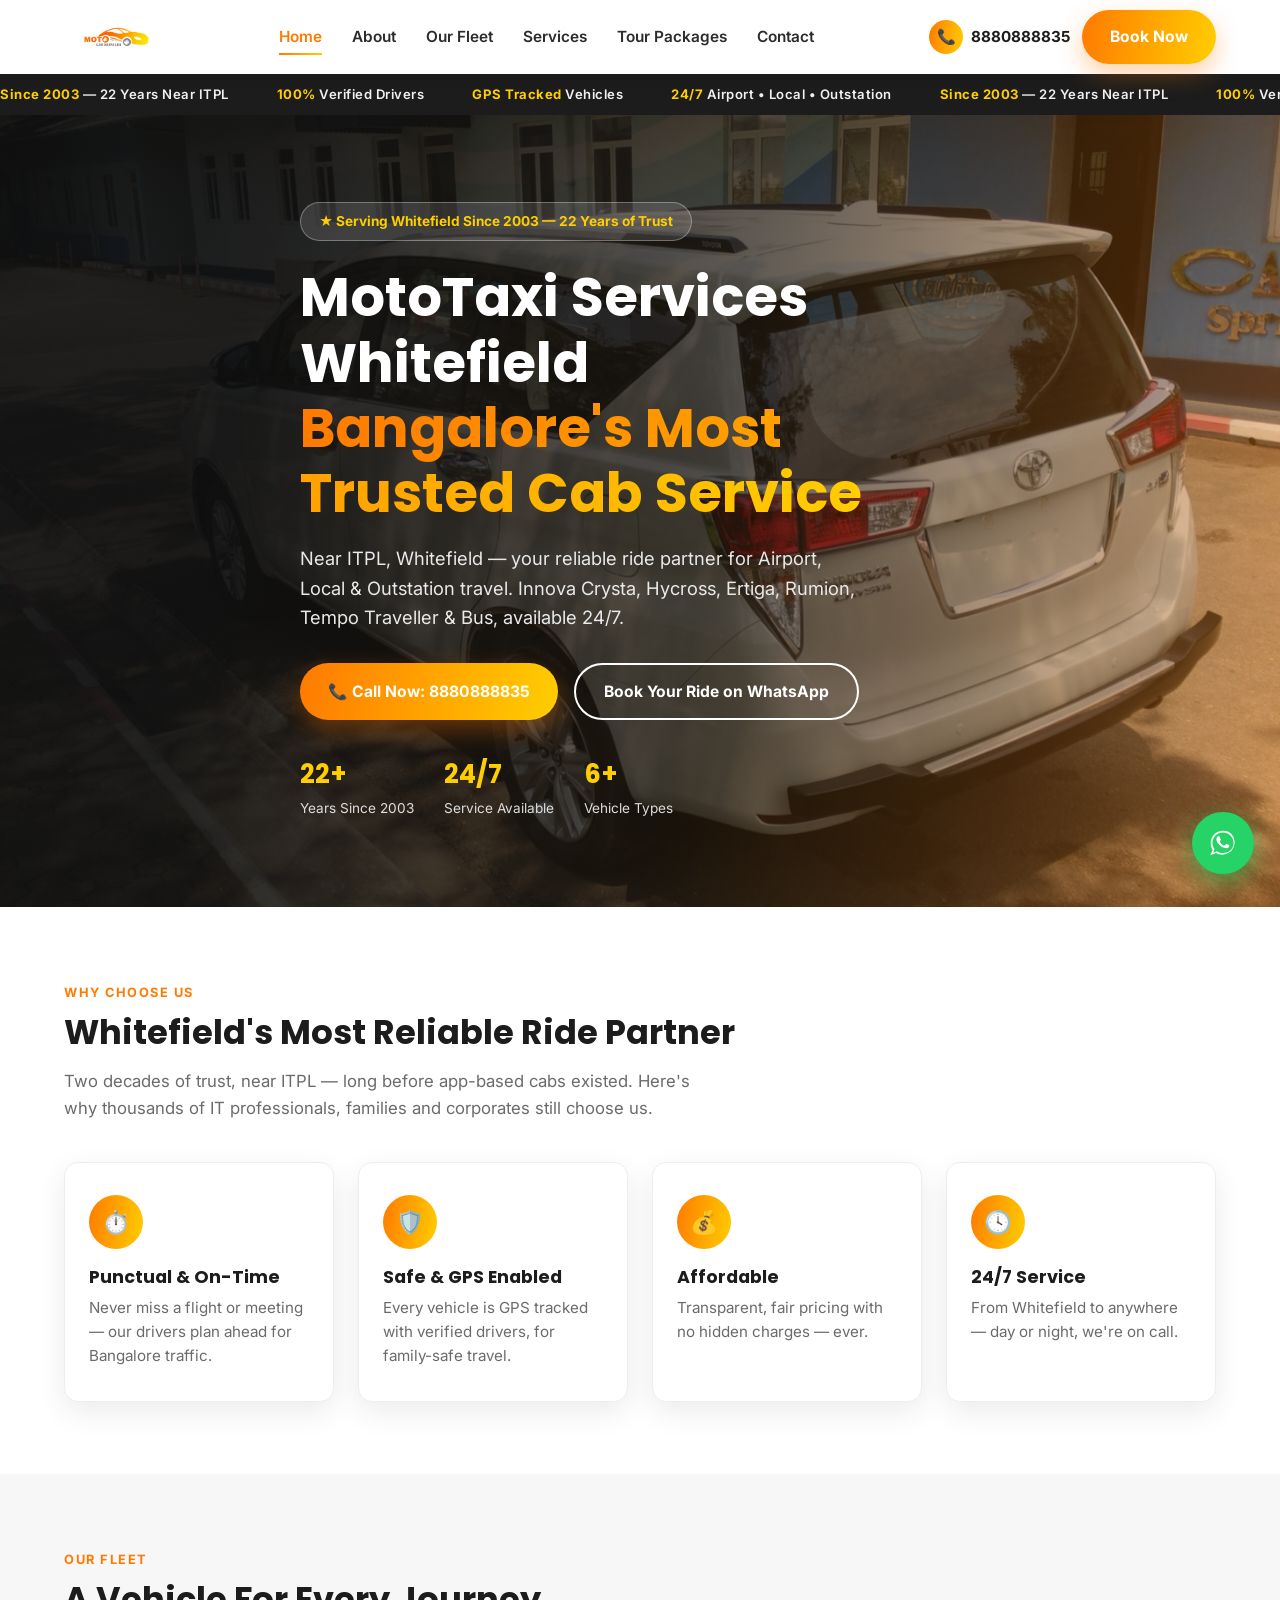
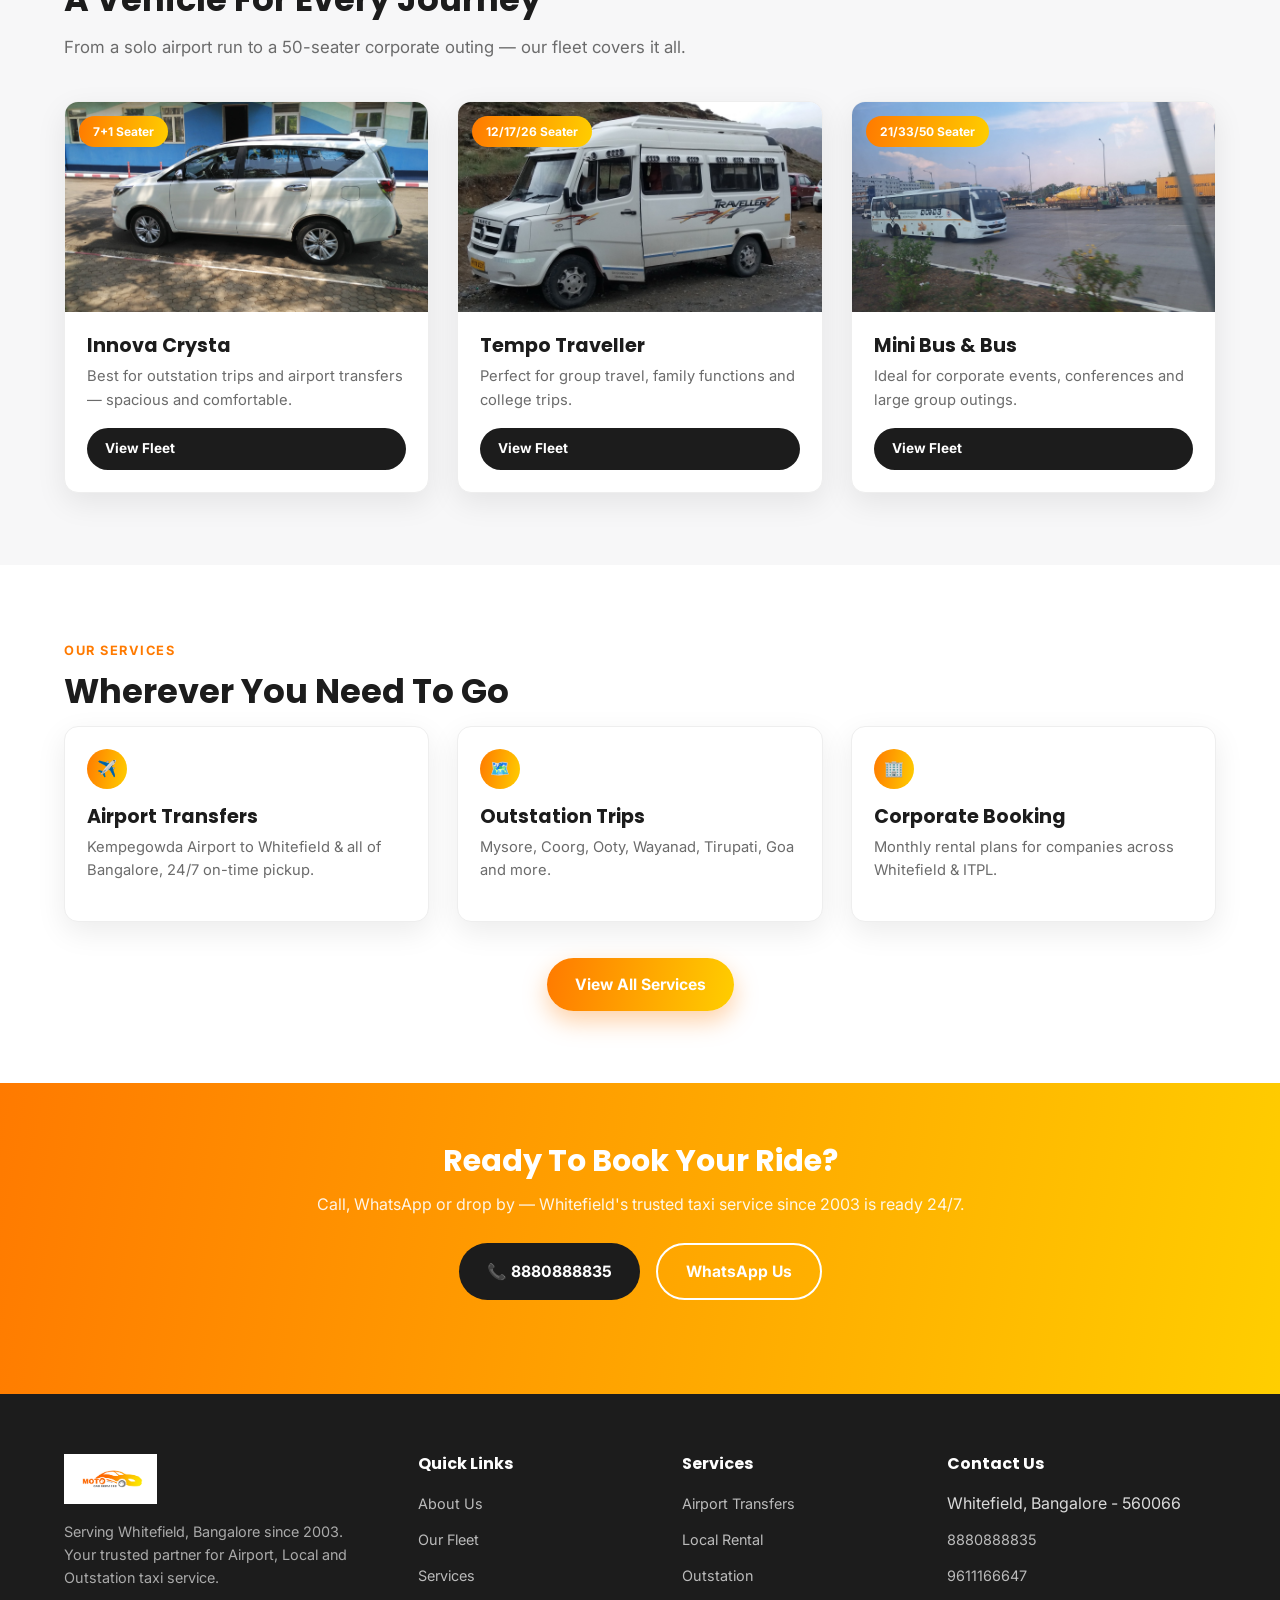
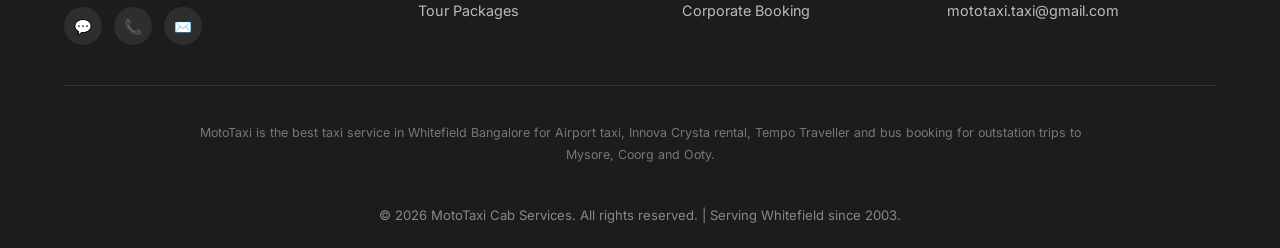
<file: index.html>
<!DOCTYPE html>
<html lang="en">
<head>
<meta charset="UTF-8">
<meta name="viewport" content="width=device-width, initial-scale=1.0">
<title>MotoTaxi Services Whitefield – Since 2003 | Bangalore's Trusted Cab Service</title>
<meta name="description" content="MotoTaxi Services, Whitefield near ITPL, Bangalore's most trusted taxi service since 2003. Airport, Local & Outstation cabs, Innova Crysta, Ertiga, Tempo Traveller, Bus. Call 8880888835.">
<link rel="icon" href="assets/images/logo.png">
<link rel="canonical" href="https://www.mototaxiservices.com/">
<meta property="og:type" content="website">
<meta property="og:site_name" content="MotoTaxi Cab Services">
<meta property="og:title" content="MotoTaxi Services Whitefield – Since 2003 | Bangalore's Trusted Cab Service">
<meta property="og:description" content="MotoTaxi Services, Whitefield near ITPL, Bangalore's most trusted taxi service since 2003. Airport, Local & Outstation cabs, Innova Crysta, Ertiga, Tempo Traveller, Bus. Call 8880888835.">
<meta property="og:url" content="https://www.mototaxiservices.com/">
<meta property="og:image" content="https://www.mototaxiservices.com/assets/images/logo.png">
<link rel="preconnect" href="https://fonts.googleapis.com">
<link href="https://fonts.googleapis.com/css2?family=Poppins:wght@600;700;800&family=Inter:wght@400;500;600;700&display=swap" rel="stylesheet">
<link rel="stylesheet" href="assets/css/style.css">
</head>
<body>

<header class="site-header">
  <div class="header-inner">
    <a href="index.html" class="brand"><img src="assets/images/logo.png" alt="MotoTaxi Cab Services logo"></a>
    <nav class="main-nav">
      <a href="index.html">Home</a>
      <a href="about.html">About</a>
      <a href="fleet.html">Our Fleet</a>
      <a href="services.html">Services</a>
      <a href="packages.html">Tour Packages</a>
      <a href="contact.html">Contact</a>
    </nav>
    <div class="header-cta">
      <a href="tel:8880888835" class="header-call">
        <span class="icon-circle">📞</span>
        <span class="call-label">8880888835</span>
      </a>
      <a href="tel:8880888835" class="btn btn-primary">Book Now</a>
    </div>
    <button class="nav-toggle" aria-label="Toggle menu"><span></span><span></span><span></span></button>
  </div>
</header>

<div class="trust-ribbon">
  <div class="trust-ribbon-track">
    <span><b>Since 2003</b> — 22 Years Near ITPL</span>
    <span><b>100%</b> Verified Drivers</span>
    <span><b>GPS Tracked</b> Vehicles</span>
    <span><b>24/7</b> Airport • Local • Outstation</span>
    <span><b>Since 2003</b> — 22 Years Near ITPL</span>
    <span><b>100%</b> Verified Drivers</span>
    <span><b>GPS Tracked</b> Vehicles</span>
    <span><b>24/7</b> Airport • Local • Outstation</span>
  </div>
</div>

<section class="hero" style="background-image: url('assets/images/hero/hero-car.jpg');">
  <div class="container hero-content">
    <div class="hero-badge">★ Serving Whitefield Since 2003 — 22 Years of Trust</div>
    <h1>MotoTaxi Services Whitefield<br><span class="gradient-text">Bangalore's Most Trusted Cab Service</span></h1>
    <p>Near ITPL, Whitefield — your reliable ride partner for Airport, Local & Outstation travel. Innova Crysta, Hycross, Ertiga, Rumion, Tempo Traveller & Bus, available 24/7.</p>
    <div class="hero-actions">
      <a href="tel:8880888835" class="btn btn-primary">📞 Call Now: 8880888835</a>
      <a href="https://wa.me/918880888835?text=Hi%2C%20I%20want%20to%20book%20a%20cab" target="_blank" rel="noopener" class="btn btn-outline">Book Your Ride on WhatsApp</a>
    </div>
    <div class="hero-numbers">
      <div><strong>22+</strong><span>Years Since 2003</span></div>
      <div><strong>24/7</strong><span>Service Available</span></div>
      <div><strong>6+</strong><span>Vehicle Types</span></div>
    </div>
  </div>
</section>

<section class="section">
  <div class="container">
    <span class="section-tag">Why Choose Us</span>
    <h2 class="section-title">Whitefield's Most Reliable Ride Partner</h2>
    <p class="section-sub">Two decades of trust, near ITPL — long before app-based cabs existed. Here's why thousands of IT professionals, families and corporates still choose us.</p>
    <div class="why-grid">
      <div class="why-card">
        <span class="icon-circle">⏱️</span>
        <h3>Punctual & On-Time</h3>
        <p>Never miss a flight or meeting — our drivers plan ahead for Bangalore traffic.</p>
      </div>
      <div class="why-card">
        <span class="icon-circle">🛡️</span>
        <h3>Safe & GPS Enabled</h3>
        <p>Every vehicle is GPS tracked with verified drivers, for family-safe travel.</p>
      </div>
      <div class="why-card">
        <span class="icon-circle">💰</span>
        <h3>Affordable</h3>
        <p>Transparent, fair pricing with no hidden charges — ever.</p>
      </div>
      <div class="why-card">
        <span class="icon-circle">🕓</span>
        <h3>24/7 Service</h3>
        <p>From Whitefield to anywhere — day or night, we're on call.</p>
      </div>
    </div>
  </div>
</section>

<section class="section section-alt">
  <div class="container">
    <span class="section-tag">Our Fleet</span>
    <h2 class="section-title">A Vehicle For Every Journey</h2>
    <p class="section-sub">From a solo airport run to a 50-seater corporate outing — our fleet covers it all.</p>
    <div class="card-grid">
      <div class="card">
        <div class="card-img"><span class="card-tag">7+1 Seater</span><img src="assets/images/fleet/innova-crysta.jpg" alt="Toyota Innova Crysta cab in Bangalore"></div>
        <div class="card-body">
          <h3>Innova Crysta</h3>
          <p>Best for outstation trips and airport transfers — spacious and comfortable.</p>
          <div class="card-footer"><a href="fleet.html" class="btn btn-dark">View Fleet</a></div>
        </div>
      </div>
      <div class="card">
        <div class="card-img"><span class="card-tag">12/17/26 Seater</span><img src="assets/images/fleet/tempo-traveller.jpg" alt="Tempo Traveller for group travel"></div>
        <div class="card-body">
          <h3>Tempo Traveller</h3>
          <p>Perfect for group travel, family functions and college trips.</p>
          <div class="card-footer"><a href="fleet.html" class="btn btn-dark">View Fleet</a></div>
        </div>
      </div>
      <div class="card">
        <div class="card-img"><span class="card-tag">21/33/50 Seater</span><img src="assets/images/fleet/bus.jpg" alt="Bus for corporate travel"></div>
        <div class="card-body">
          <h3>Mini Bus & Bus</h3>
          <p>Ideal for corporate events, conferences and large group outings.</p>
          <div class="card-footer"><a href="fleet.html" class="btn btn-dark">View Fleet</a></div>
        </div>
      </div>
    </div>
  </div>
</section>

<section class="section">
  <div class="container">
    <span class="section-tag">Our Services</span>
    <h2 class="section-title">Wherever You Need To Go</h2>
    <div class="card-grid">
      <div class="card">
        <div class="card-body">
          <span class="icon-circle" style="margin-bottom:16px;">✈️</span>
          <h3>Airport Transfers</h3>
          <p>Kempegowda Airport to Whitefield & all of Bangalore, 24/7 on-time pickup.</p>
        </div>
      </div>
      <div class="card">
        <div class="card-body">
          <span class="icon-circle" style="margin-bottom:16px;">🗺️</span>
          <h3>Outstation Trips</h3>
          <p>Mysore, Coorg, Ooty, Wayanad, Tirupati, Goa and more.</p>
        </div>
      </div>
      <div class="card">
        <div class="card-body">
          <span class="icon-circle" style="margin-bottom:16px;">🏢</span>
          <h3>Corporate Booking</h3>
          <p>Monthly rental plans for companies across Whitefield & ITPL.</p>
        </div>
      </div>
    </div>
    <div style="text-align:center; margin-top:36px;"><a href="services.html" class="btn btn-primary">View All Services</a></div>
  </div>
</section>

<section class="cta-band">
  <div class="container">
    <h2>Ready To Book Your Ride?</h2>
    <p>Call, WhatsApp or drop by — Whitefield's trusted taxi service since 2003 is ready 24/7.</p>
    <div class="hero-actions" style="justify-content:center;">
      <a href="tel:8880888835" class="btn btn-dark">📞 8880888835</a>
      <a href="https://wa.me/918880888835" target="_blank" rel="noopener" class="btn btn-outline">WhatsApp Us</a>
    </div>
  </div>
</section>

<footer class="site-footer">
  <div class="container">
    <div class="footer-grid">
      <div class="footer-brand">
        <img src="assets/images/logo.png" alt="MotoTaxi Cab Services logo">
        <p>Serving Whitefield, Bangalore since 2003. Your trusted partner for Airport, Local and Outstation taxi service.</p>
        <div class="footer-social">
          <a href="https://wa.me/918880888835" target="_blank" rel="noopener" aria-label="WhatsApp">💬</a>
          <a href="tel:8880888835" aria-label="Call">📞</a>
          <a href="mailto:mototaxi.taxi@gmail.com" aria-label="Email">✉️</a>
        </div>
      </div>
      <div>
        <h4>Quick Links</h4>
        <ul>
          <li><a href="about.html">About Us</a></li>
          <li><a href="fleet.html">Our Fleet</a></li>
          <li><a href="services.html">Services</a></li>
          <li><a href="packages.html">Tour Packages</a></li>
        </ul>
      </div>
      <div>
        <h4>Services</h4>
        <ul>
          <li><a href="services.html">Airport Transfers</a></li>
          <li><a href="services.html">Local Rental</a></li>
          <li><a href="services.html">Outstation</a></li>
          <li><a href="services.html">Corporate Booking</a></li>
        </ul>
      </div>
      <div>
        <h4>Contact Us</h4>
        <ul>
          <li>Whitefield, Bangalore - 560066</li>
          <li><a href="tel:8880888835">8880888835</a></li>
          <li><a href="tel:9611166647">9611166647</a></li>
          <li><a href="mailto:mototaxi.taxi@gmail.com">mototaxi.taxi@gmail.com</a></li>
        </ul>
      </div>
    </div>
    <p class="footer-seo" style="margin-top:36px;">MotoTaxi is the best taxi service in Whitefield Bangalore for Airport taxi, Innova Crysta rental, Tempo Traveller and bus booking for outstation trips to Mysore, Coorg and Ooty.</p>
    <div class="footer-bottom">© 2026 MotoTaxi Cab Services. All rights reserved. | Serving Whitefield since 2003.</div>
  </div>
</footer>

<a href="https://wa.me/918880888835?text=Hi%2C%20I%20want%20to%20book%20a%20cab" target="_blank" rel="noopener" class="whatsapp-float" aria-label="Chat on WhatsApp">
  <svg viewBox="0 0 32 32" fill="white"><path d="M16 2.9C8.7 2.9 2.9 8.7 2.9 16c0 2.6.7 5 2 7.1L2.5 29l6.1-2.3c2 1.1 4.3 1.7 6.7 1.7 7.3 0 13.1-5.8 13.1-13.1S23.3 2.9 16 2.9zm0 23.8c-2.2 0-4.3-.6-6.1-1.7l-.4-.2-4 1.5 1.4-4-.3-.4C5.3 20.1 4.7 18 4.7 16c0-6.2 5.1-11.3 11.3-11.3S27.3 9.8 27.3 16 22.2 26.7 16 26.7zm6.2-8.5c-.3-.2-2-1-2.3-1.1-.3-.1-.5-.2-.8.2-.2.3-.9 1.1-1.1 1.3-.2.2-.4.2-.8.1-.3-.2-1.4-.5-2.7-1.7-1-.9-1.7-2-1.9-2.3-.2-.3 0-.5.2-.7.2-.2.3-.4.5-.6.2-.2.2-.4.3-.6.1-.2.1-.5 0-.7-.1-.2-.8-1.9-1.1-2.6-.3-.7-.6-.6-.8-.6h-.7c-.2 0-.6.1-.9.4-.3.3-1.2 1.1-1.2 2.8s1.2 3.3 1.4 3.5c.2.2 2.4 3.7 5.9 5.1.8.3 1.4.5 1.9.7.8.2 1.6.2 2.1.1.7-.1 2-.8 2.3-1.6.3-.8.3-1.5.2-1.6-.1-.2-.3-.2-.6-.4z"/></svg>
</a>

<div class="mobile-call-bar">
  <a href="tel:8880888835" class="call">📞 Call Now</a>
  <a href="https://wa.me/918880888835" class="whatsapp">💬 WhatsApp</a>
</div>

<script src="assets/js/script.js"></script>
</body>
</html>
</file>
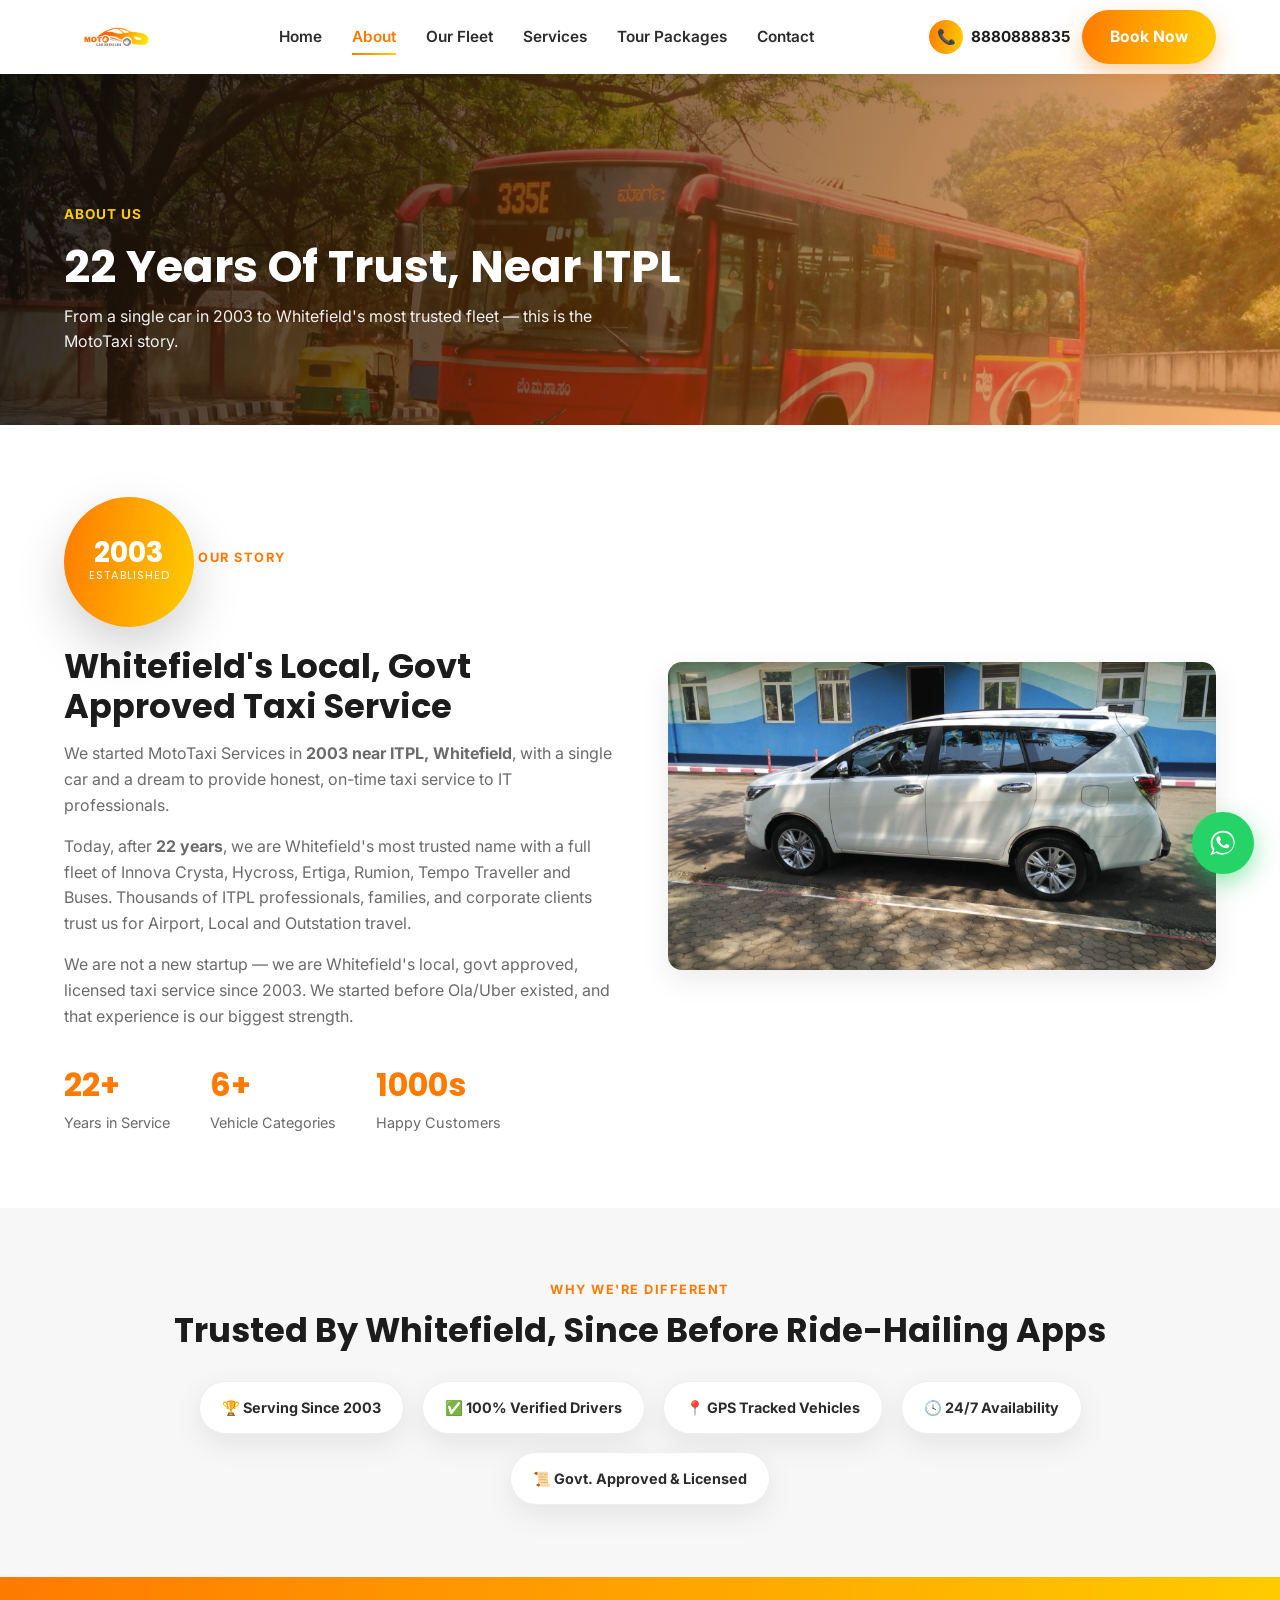
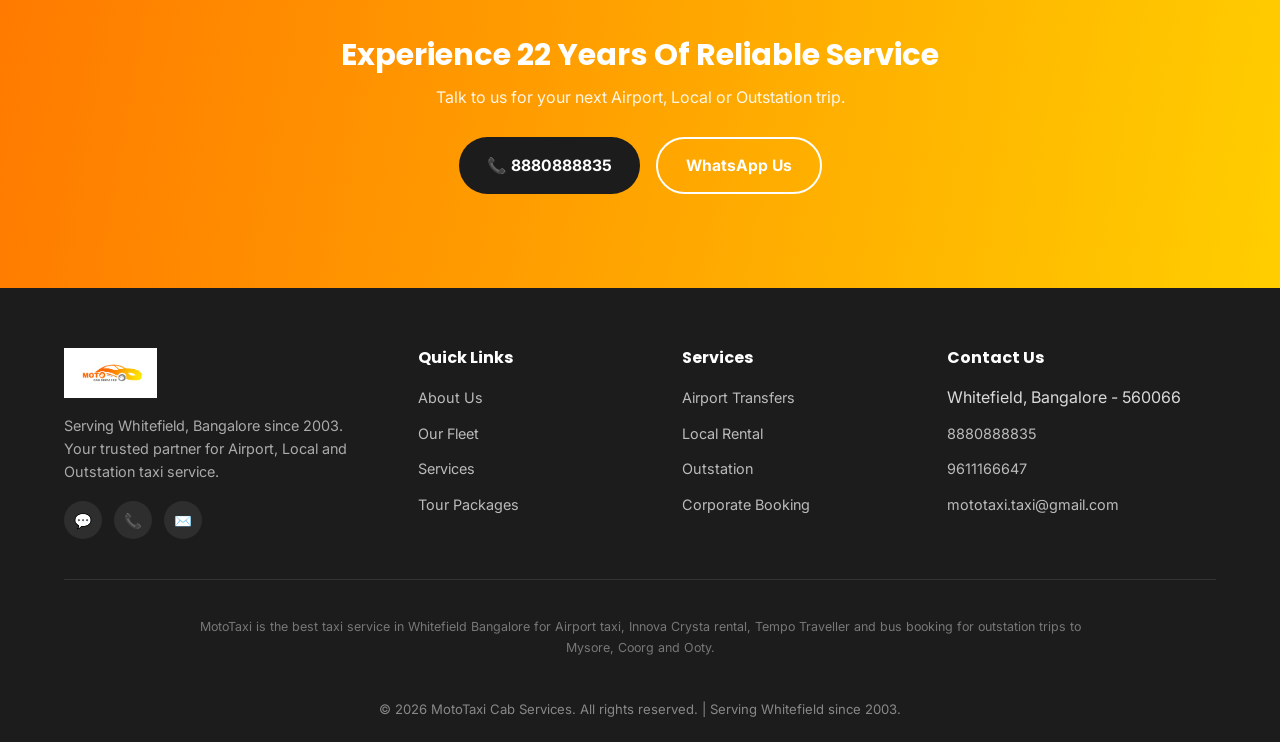
<file: about.html>
<!DOCTYPE html>
<html lang="en">
<head>
<meta charset="UTF-8">
<meta name="viewport" content="width=device-width, initial-scale=1.0">
<title>About Us – MotoTaxi Services Whitefield Since 2003</title>
<meta name="description" content="MotoTaxi Services started in 2003 near ITPL, Whitefield with a single car. Today we are Whitefield's most trusted taxi service with a full fleet, serving Bangalore for 22 years.">
<link rel="icon" href="assets/images/logo.png">
<link rel="canonical" href="https://www.mototaxiservices.com/about.html">
<meta property="og:type" content="website">
<meta property="og:site_name" content="MotoTaxi Cab Services">
<meta property="og:title" content="About Us – MotoTaxi Services Whitefield Since 2003">
<meta property="og:description" content="MotoTaxi Services started in 2003 near ITPL, Whitefield with a single car. Today we are Whitefield's most trusted taxi service with a full fleet, serving Bangalore for 22 years.">
<meta property="og:url" content="https://www.mototaxiservices.com/about.html">
<meta property="og:image" content="https://www.mototaxiservices.com/assets/images/logo.png">
<link rel="preconnect" href="https://fonts.googleapis.com">
<link href="https://fonts.googleapis.com/css2?family=Poppins:wght@600;700;800&family=Inter:wght@400;500;600;700&display=swap" rel="stylesheet">
<link rel="stylesheet" href="assets/css/style.css">
</head>
<body>

<header class="site-header">
  <div class="header-inner">
    <a href="index.html" class="brand"><img src="assets/images/logo.png" alt="MotoTaxi Cab Services logo"></a>
    <nav class="main-nav">
      <a href="index.html">Home</a>
      <a href="about.html">About</a>
      <a href="fleet.html">Our Fleet</a>
      <a href="services.html">Services</a>
      <a href="packages.html">Tour Packages</a>
      <a href="contact.html">Contact</a>
    </nav>
    <div class="header-cta">
      <a href="tel:8880888835" class="header-call">
        <span class="icon-circle">📞</span>
        <span class="call-label">8880888835</span>
      </a>
      <a href="tel:8880888835" class="btn btn-primary">Book Now</a>
    </div>
    <button class="nav-toggle" aria-label="Toggle menu"><span></span><span></span><span></span></button>
  </div>
</header>

<section class="page-hero" style="background-image:url('assets/images/hero/about-bangalore.jpg');">
  <div class="container">
    <div class="breadcrumb">About Us</div>
    <h1>22 Years Of Trust, Near ITPL</h1>
    <p>From a single car in 2003 to Whitefield's most trusted fleet — this is the MotoTaxi story.</p>
  </div>
</section>

<section class="section">
  <div class="container split">
    <div>
      <div class="since-badge"><strong>2003</strong><span>Established</span></div>
      <span class="section-tag">Our Story</span>
      <h2 class="section-title">Whitefield's Local, Govt Approved Taxi Service</h2>
      <p style="margin-bottom:16px; color: var(--gray);">We started MotoTaxi Services in <strong>2003 near ITPL, Whitefield</strong>, with a single car and a dream to provide honest, on-time taxi service to IT professionals.</p>
      <p style="margin-bottom:16px; color: var(--gray);">Today, after <strong>22 years</strong>, we are Whitefield's most trusted name with a full fleet of Innova Crysta, Hycross, Ertiga, Rumion, Tempo Traveller and Buses. Thousands of ITPL professionals, families, and corporate clients trust us for Airport, Local and Outstation travel.</p>
      <p style="color: var(--gray);">We are not a new startup — we are Whitefield's local, govt approved, licensed taxi service since 2003. We started before Ola/Uber existed, and that experience is our biggest strength.</p>
      <div class="stat-row">
        <div><strong>22+</strong><span>Years in Service</span></div>
        <div><strong>6+</strong><span>Vehicle Categories</span></div>
        <div><strong>1000s</strong><span>Happy Customers</span></div>
      </div>
    </div>
    <div>
      <img src="assets/images/fleet/innova-crysta.jpg" alt="MotoTaxi Innova Crysta fleet vehicle">
    </div>
  </div>
</section>

<section class="section section-alt">
  <div class="container">
    <span class="section-tag" style="display:block; text-align:center;">Why We're Different</span>
    <h2 class="section-title" style="text-align:center;">Trusted By Whitefield, Since Before Ride-Hailing Apps</h2>
    <div class="badge-row" style="margin-top:30px;">
      <div class="badge-pill">🏆 Serving Since 2003</div>
      <div class="badge-pill">✅ 100% Verified Drivers</div>
      <div class="badge-pill">📍 GPS Tracked Vehicles</div>
      <div class="badge-pill">🕓 24/7 Availability</div>
      <div class="badge-pill">📜 Govt. Approved & Licensed</div>
    </div>
  </div>
</section>

<section class="cta-band">
  <div class="container">
    <h2>Experience 22 Years Of Reliable Service</h2>
    <p>Talk to us for your next Airport, Local or Outstation trip.</p>
    <div class="hero-actions" style="justify-content:center;">
      <a href="tel:8880888835" class="btn btn-dark">📞 8880888835</a>
      <a href="https://wa.me/918880888835" target="_blank" rel="noopener" class="btn btn-outline">WhatsApp Us</a>
    </div>
  </div>
</section>

<footer class="site-footer">
  <div class="container">
    <div class="footer-grid">
      <div class="footer-brand">
        <img src="assets/images/logo.png" alt="MotoTaxi Cab Services logo">
        <p>Serving Whitefield, Bangalore since 2003. Your trusted partner for Airport, Local and Outstation taxi service.</p>
        <div class="footer-social">
          <a href="https://wa.me/918880888835" target="_blank" rel="noopener" aria-label="WhatsApp">💬</a>
          <a href="tel:8880888835" aria-label="Call">📞</a>
          <a href="mailto:mototaxi.taxi@gmail.com" aria-label="Email">✉️</a>
        </div>
      </div>
      <div>
        <h4>Quick Links</h4>
        <ul>
          <li><a href="about.html">About Us</a></li>
          <li><a href="fleet.html">Our Fleet</a></li>
          <li><a href="services.html">Services</a></li>
          <li><a href="packages.html">Tour Packages</a></li>
        </ul>
      </div>
      <div>
        <h4>Services</h4>
        <ul>
          <li><a href="services.html">Airport Transfers</a></li>
          <li><a href="services.html">Local Rental</a></li>
          <li><a href="services.html">Outstation</a></li>
          <li><a href="services.html">Corporate Booking</a></li>
        </ul>
      </div>
      <div>
        <h4>Contact Us</h4>
        <ul>
          <li>Whitefield, Bangalore - 560066</li>
          <li><a href="tel:8880888835">8880888835</a></li>
          <li><a href="tel:9611166647">9611166647</a></li>
          <li><a href="mailto:mototaxi.taxi@gmail.com">mototaxi.taxi@gmail.com</a></li>
        </ul>
      </div>
    </div>
    <p class="footer-seo" style="margin-top:36px;">MotoTaxi is the best taxi service in Whitefield Bangalore for Airport taxi, Innova Crysta rental, Tempo Traveller and bus booking for outstation trips to Mysore, Coorg and Ooty.</p>
    <div class="footer-bottom">© 2026 MotoTaxi Cab Services. All rights reserved. | Serving Whitefield since 2003.</div>
  </div>
</footer>

<a href="https://wa.me/918880888835?text=Hi%2C%20I%20want%20to%20book%20a%20cab" target="_blank" rel="noopener" class="whatsapp-float" aria-label="Chat on WhatsApp">
  <svg viewBox="0 0 32 32" fill="white"><path d="M16 2.9C8.7 2.9 2.9 8.7 2.9 16c0 2.6.7 5 2 7.1L2.5 29l6.1-2.3c2 1.1 4.3 1.7 6.7 1.7 7.3 0 13.1-5.8 13.1-13.1S23.3 2.9 16 2.9zm0 23.8c-2.2 0-4.3-.6-6.1-1.7l-.4-.2-4 1.5 1.4-4-.3-.4C5.3 20.1 4.7 18 4.7 16c0-6.2 5.1-11.3 11.3-11.3S27.3 9.8 27.3 16 22.2 26.7 16 26.7zm6.2-8.5c-.3-.2-2-1-2.3-1.1-.3-.1-.5-.2-.8.2-.2.3-.9 1.1-1.1 1.3-.2.2-.4.2-.8.1-.3-.2-1.4-.5-2.7-1.7-1-.9-1.7-2-1.9-2.3-.2-.3 0-.5.2-.7.2-.2.3-.4.5-.6.2-.2.2-.4.3-.6.1-.2.1-.5 0-.7-.1-.2-.8-1.9-1.1-2.6-.3-.7-.6-.6-.8-.6h-.7c-.2 0-.6.1-.9.4-.3.3-1.2 1.1-1.2 2.8s1.2 3.3 1.4 3.5c.2.2 2.4 3.7 5.9 5.1.8.3 1.4.5 1.9.7.8.2 1.6.2 2.1.1.7-.1 2-.8 2.3-1.6.3-.8.3-1.5.2-1.6-.1-.2-.3-.2-.6-.4z"/></svg>
</a>

<div class="mobile-call-bar">
  <a href="tel:8880888835" class="call">📞 Call Now</a>
  <a href="https://wa.me/918880888835" class="whatsapp">💬 WhatsApp</a>
</div>

<script src="assets/js/script.js"></script>
</body>
</html>
</file>
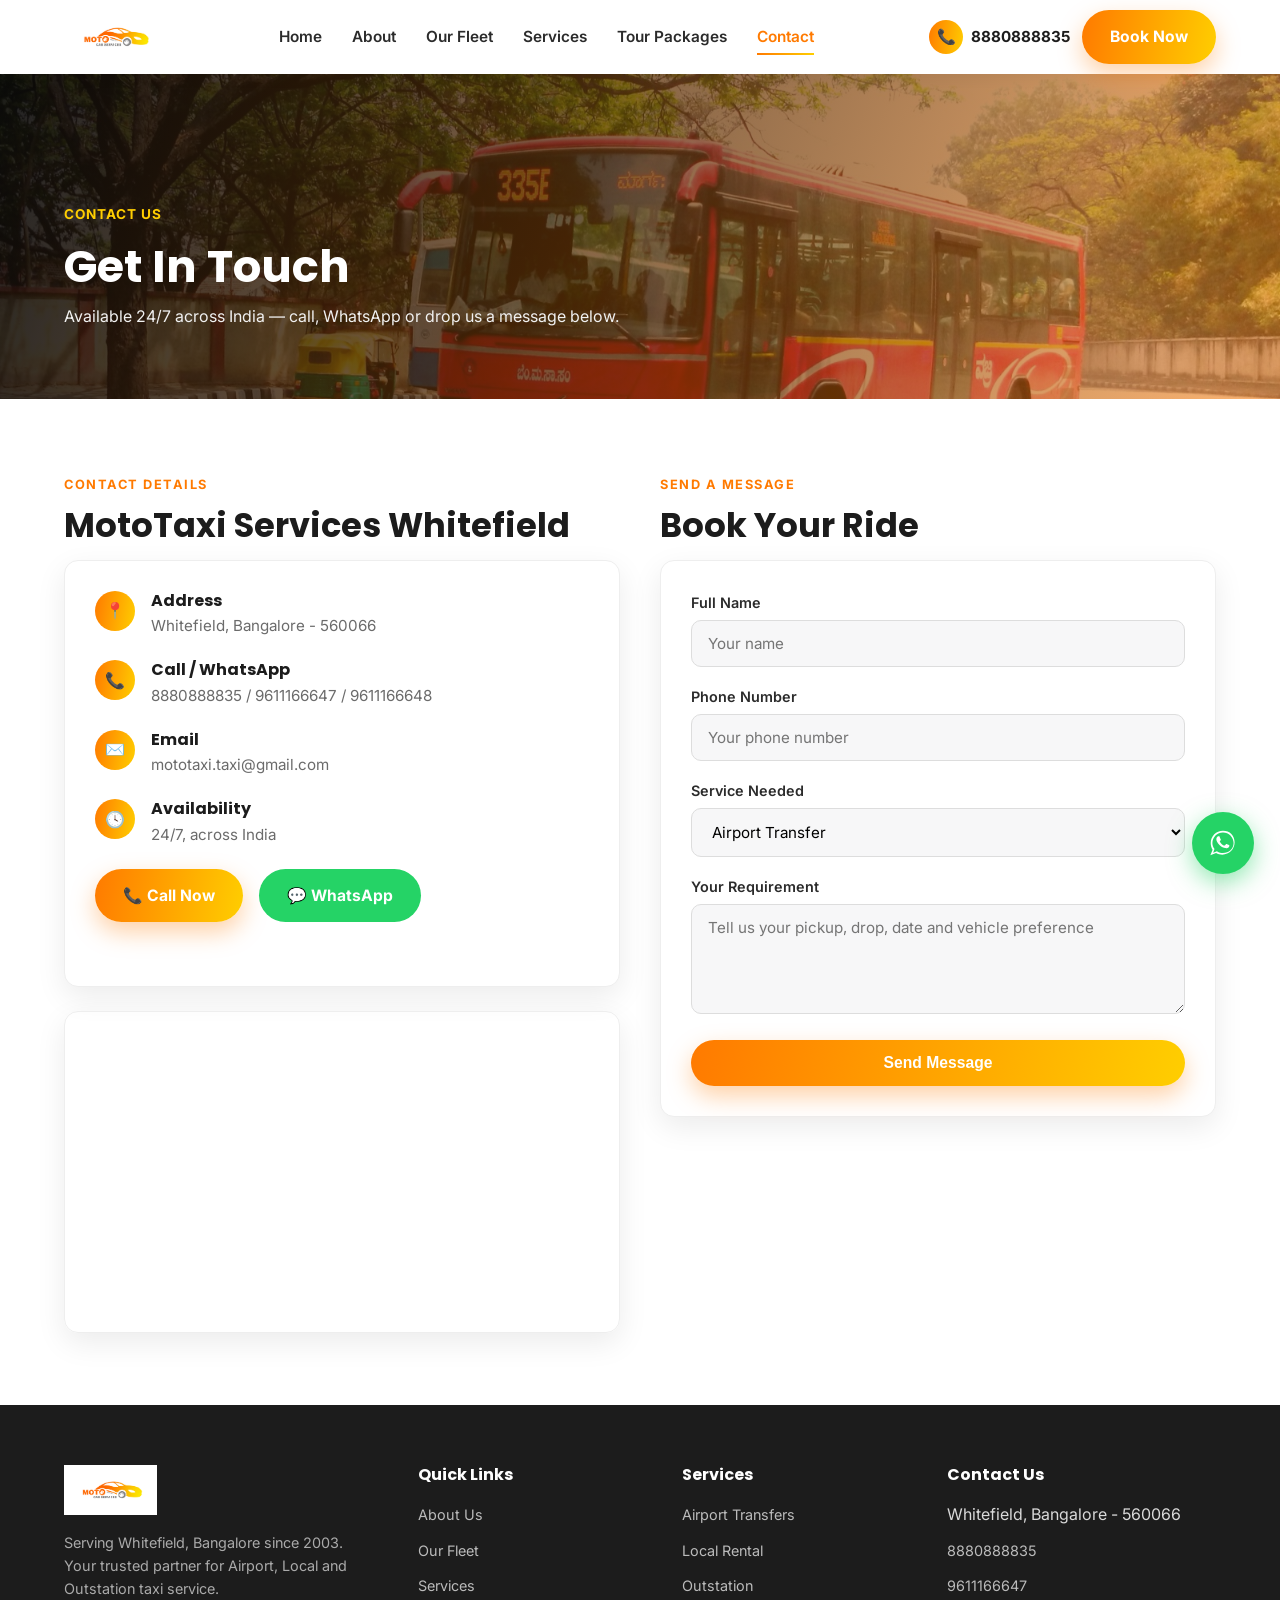
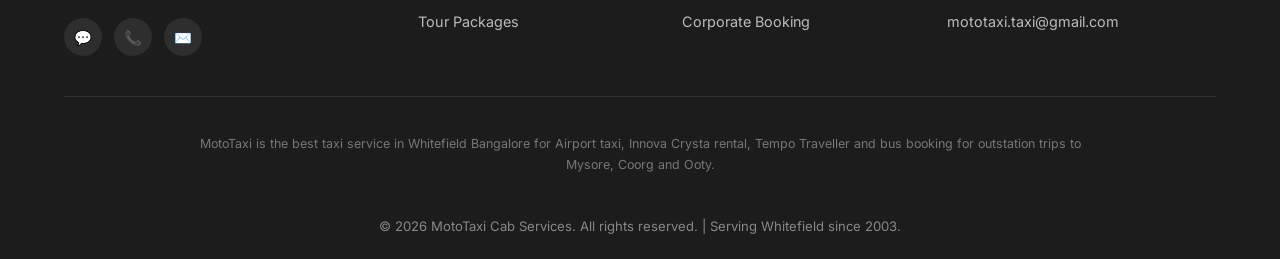
<file: contact.html>
<!DOCTYPE html>
<html lang="en">
<head>
<meta charset="UTF-8">
<meta name="viewport" content="width=device-width, initial-scale=1.0">
<title>Contact Us – MotoTaxi Services Whitefield, Bangalore</title>
<meta name="description" content="Contact MotoTaxi Services Whitefield, Bangalore. Call or WhatsApp 8880888835 / 9611166647 / 9611166648. Available 24/7 across India.">
<link rel="icon" href="assets/images/logo.png">
<link rel="canonical" href="https://www.mototaxiservices.com/contact.html">
<meta property="og:type" content="website">
<meta property="og:site_name" content="MotoTaxi Cab Services">
<meta property="og:title" content="Contact Us – MotoTaxi Services Whitefield, Bangalore">
<meta property="og:description" content="Contact MotoTaxi Services Whitefield, Bangalore. Call or WhatsApp 8880888835 / 9611166647 / 9611166648. Available 24/7 across India.">
<meta property="og:url" content="https://www.mototaxiservices.com/contact.html">
<meta property="og:image" content="https://www.mototaxiservices.com/assets/images/logo.png">
<link rel="preconnect" href="https://fonts.googleapis.com">
<link href="https://fonts.googleapis.com/css2?family=Poppins:wght@600;700;800&family=Inter:wght@400;500;600;700&display=swap" rel="stylesheet">
<link rel="stylesheet" href="assets/css/style.css">
</head>
<body>

<header class="site-header">
  <div class="header-inner">
    <a href="index.html" class="brand"><img src="assets/images/logo.png" alt="MotoTaxi Cab Services logo"></a>
    <nav class="main-nav">
      <a href="index.html">Home</a>
      <a href="about.html">About</a>
      <a href="fleet.html">Our Fleet</a>
      <a href="services.html">Services</a>
      <a href="packages.html">Tour Packages</a>
      <a href="contact.html">Contact</a>
    </nav>
    <div class="header-cta">
      <a href="tel:8880888835" class="header-call">
        <span class="icon-circle">📞</span>
        <span class="call-label">8880888835</span>
      </a>
      <a href="tel:8880888835" class="btn btn-primary">Book Now</a>
    </div>
    <button class="nav-toggle" aria-label="Toggle menu"><span></span><span></span><span></span></button>
  </div>
</header>

<section class="page-hero" style="background-image:url('assets/images/hero/about-bangalore.jpg');">
  <div class="container">
    <div class="breadcrumb">Contact Us</div>
    <h1>Get In Touch</h1>
    <p>Available 24/7 across India — call, WhatsApp or drop us a message below.</p>
  </div>
</section>

<section class="section">
  <div class="container contact-grid">

    <div>
      <span class="section-tag">Contact Details</span>
      <h2 class="section-title">MotoTaxi Services Whitefield</h2>

      <div class="contact-card">
        <div class="contact-item">
          <span class="icon-circle">📍</span>
          <div>
            <h4>Address</h4>
            <p>Whitefield, Bangalore - 560066</p>
          </div>
        </div>
        <div class="contact-item">
          <span class="icon-circle">📞</span>
          <div>
            <h4>Call / WhatsApp</h4>
            <p><a href="tel:8880888835">8880888835</a> / <a href="tel:9611166647">9611166647</a> / <a href="tel:9611166648">9611166648</a></p>
          </div>
        </div>
        <div class="contact-item">
          <span class="icon-circle">✉️</span>
          <div>
            <h4>Email</h4>
            <p><a href="mailto:mototaxi.taxi@gmail.com">mototaxi.taxi@gmail.com</a></p>
          </div>
        </div>
        <div class="contact-item">
          <span class="icon-circle">🕓</span>
          <div>
            <h4>Availability</h4>
            <p>24/7, across India</p>
          </div>
        </div>
        <div class="hero-actions">
          <a href="tel:8880888835" class="btn btn-primary">📞 Call Now</a>
          <a href="https://wa.me/918880888835?text=Hi%2C%20I%20want%20to%20book%20a%20cab" target="_blank" rel="noopener" class="btn btn-whatsapp">💬 WhatsApp</a>
        </div>
      </div>

      <div class="map-frame">
        <iframe src="https://www.google.com/maps?q=Whitefield,+ITPL,+Bangalore,+Karnataka+560066&output=embed" loading="lazy" referrerpolicy="no-referrer-when-downgrade" allowfullscreen title="MotoTaxi Services location map - Whitefield near ITPL, Bangalore"></iframe>
      </div>
    </div>

    <div>
      <span class="section-tag">Send A Message</span>
      <h2 class="section-title">Book Your Ride</h2>
      <div class="contact-card">
        <form action="mailto:mototaxi.taxi@gmail.com" method="post" enctype="text/plain">
          <div class="form-group">
            <label for="name">Full Name</label>
            <input type="text" id="name" name="Name" placeholder="Your name" required>
          </div>
          <div class="form-group">
            <label for="phone">Phone Number</label>
            <input type="tel" id="phone" name="Phone" placeholder="Your phone number" required>
          </div>
          <div class="form-group">
            <label for="service">Service Needed</label>
            <select id="service" name="Service">
              <option>Airport Transfer</option>
              <option>Local City Rental</option>
              <option>Outstation Trip</option>
              <option>Bangalore Sightseeing</option>
              <option>Corporate Booking</option>
              <option>Tour Package</option>
            </select>
          </div>
          <div class="form-group">
            <label for="message">Your Requirement</label>
            <textarea id="message" name="Message" placeholder="Tell us your pickup, drop, date and vehicle preference"></textarea>
          </div>
          <button type="submit" class="btn btn-primary btn-block">Send Message</button>
        </form>
      </div>
    </div>

  </div>
</section>

<footer class="site-footer">
  <div class="container">
    <div class="footer-grid">
      <div class="footer-brand">
        <img src="assets/images/logo.png" alt="MotoTaxi Cab Services logo">
        <p>Serving Whitefield, Bangalore since 2003. Your trusted partner for Airport, Local and Outstation taxi service.</p>
        <div class="footer-social">
          <a href="https://wa.me/918880888835" target="_blank" rel="noopener" aria-label="WhatsApp">💬</a>
          <a href="tel:8880888835" aria-label="Call">📞</a>
          <a href="mailto:mototaxi.taxi@gmail.com" aria-label="Email">✉️</a>
        </div>
      </div>
      <div>
        <h4>Quick Links</h4>
        <ul>
          <li><a href="about.html">About Us</a></li>
          <li><a href="fleet.html">Our Fleet</a></li>
          <li><a href="services.html">Services</a></li>
          <li><a href="packages.html">Tour Packages</a></li>
        </ul>
      </div>
      <div>
        <h4>Services</h4>
        <ul>
          <li><a href="services.html">Airport Transfers</a></li>
          <li><a href="services.html">Local Rental</a></li>
          <li><a href="services.html">Outstation</a></li>
          <li><a href="services.html">Corporate Booking</a></li>
        </ul>
      </div>
      <div>
        <h4>Contact Us</h4>
        <ul>
          <li>Whitefield, Bangalore - 560066</li>
          <li><a href="tel:8880888835">8880888835</a></li>
          <li><a href="tel:9611166647">9611166647</a></li>
          <li><a href="mailto:mototaxi.taxi@gmail.com">mototaxi.taxi@gmail.com</a></li>
        </ul>
      </div>
    </div>
    <p class="footer-seo" style="margin-top:36px;">MotoTaxi is the best taxi service in Whitefield Bangalore for Airport taxi, Innova Crysta rental, Tempo Traveller and bus booking for outstation trips to Mysore, Coorg and Ooty.</p>
    <div class="footer-bottom">© 2026 MotoTaxi Cab Services. All rights reserved. | Serving Whitefield since 2003.</div>
  </div>
</footer>

<a href="https://wa.me/918880888835?text=Hi%2C%20I%20want%20to%20book%20a%20cab" target="_blank" rel="noopener" class="whatsapp-float" aria-label="Chat on WhatsApp">
  <svg viewBox="0 0 32 32" fill="white"><path d="M16 2.9C8.7 2.9 2.9 8.7 2.9 16c0 2.6.7 5 2 7.1L2.5 29l6.1-2.3c2 1.1 4.3 1.7 6.7 1.7 7.3 0 13.1-5.8 13.1-13.1S23.3 2.9 16 2.9zm0 23.8c-2.2 0-4.3-.6-6.1-1.7l-.4-.2-4 1.5 1.4-4-.3-.4C5.3 20.1 4.7 18 4.7 16c0-6.2 5.1-11.3 11.3-11.3S27.3 9.8 27.3 16 22.2 26.7 16 26.7zm6.2-8.5c-.3-.2-2-1-2.3-1.1-.3-.1-.5-.2-.8.2-.2.3-.9 1.1-1.1 1.3-.2.2-.4.2-.8.1-.3-.2-1.4-.5-2.7-1.7-1-.9-1.7-2-1.9-2.3-.2-.3 0-.5.2-.7.2-.2.3-.4.5-.6.2-.2.2-.4.3-.6.1-.2.1-.5 0-.7-.1-.2-.8-1.9-1.1-2.6-.3-.7-.6-.6-.8-.6h-.7c-.2 0-.6.1-.9.4-.3.3-1.2 1.1-1.2 2.8s1.2 3.3 1.4 3.5c.2.2 2.4 3.7 5.9 5.1.8.3 1.4.5 1.9.7.8.2 1.6.2 2.1.1.7-.1 2-.8 2.3-1.6.3-.8.3-1.5.2-1.6-.1-.2-.3-.2-.6-.4z"/></svg>
</a>

<div class="mobile-call-bar">
  <a href="tel:8880888835" class="call">📞 Call Now</a>
  <a href="https://wa.me/918880888835" class="whatsapp">💬 WhatsApp</a>
</div>

<script src="assets/js/script.js"></script>
</body>
</html>
</file>
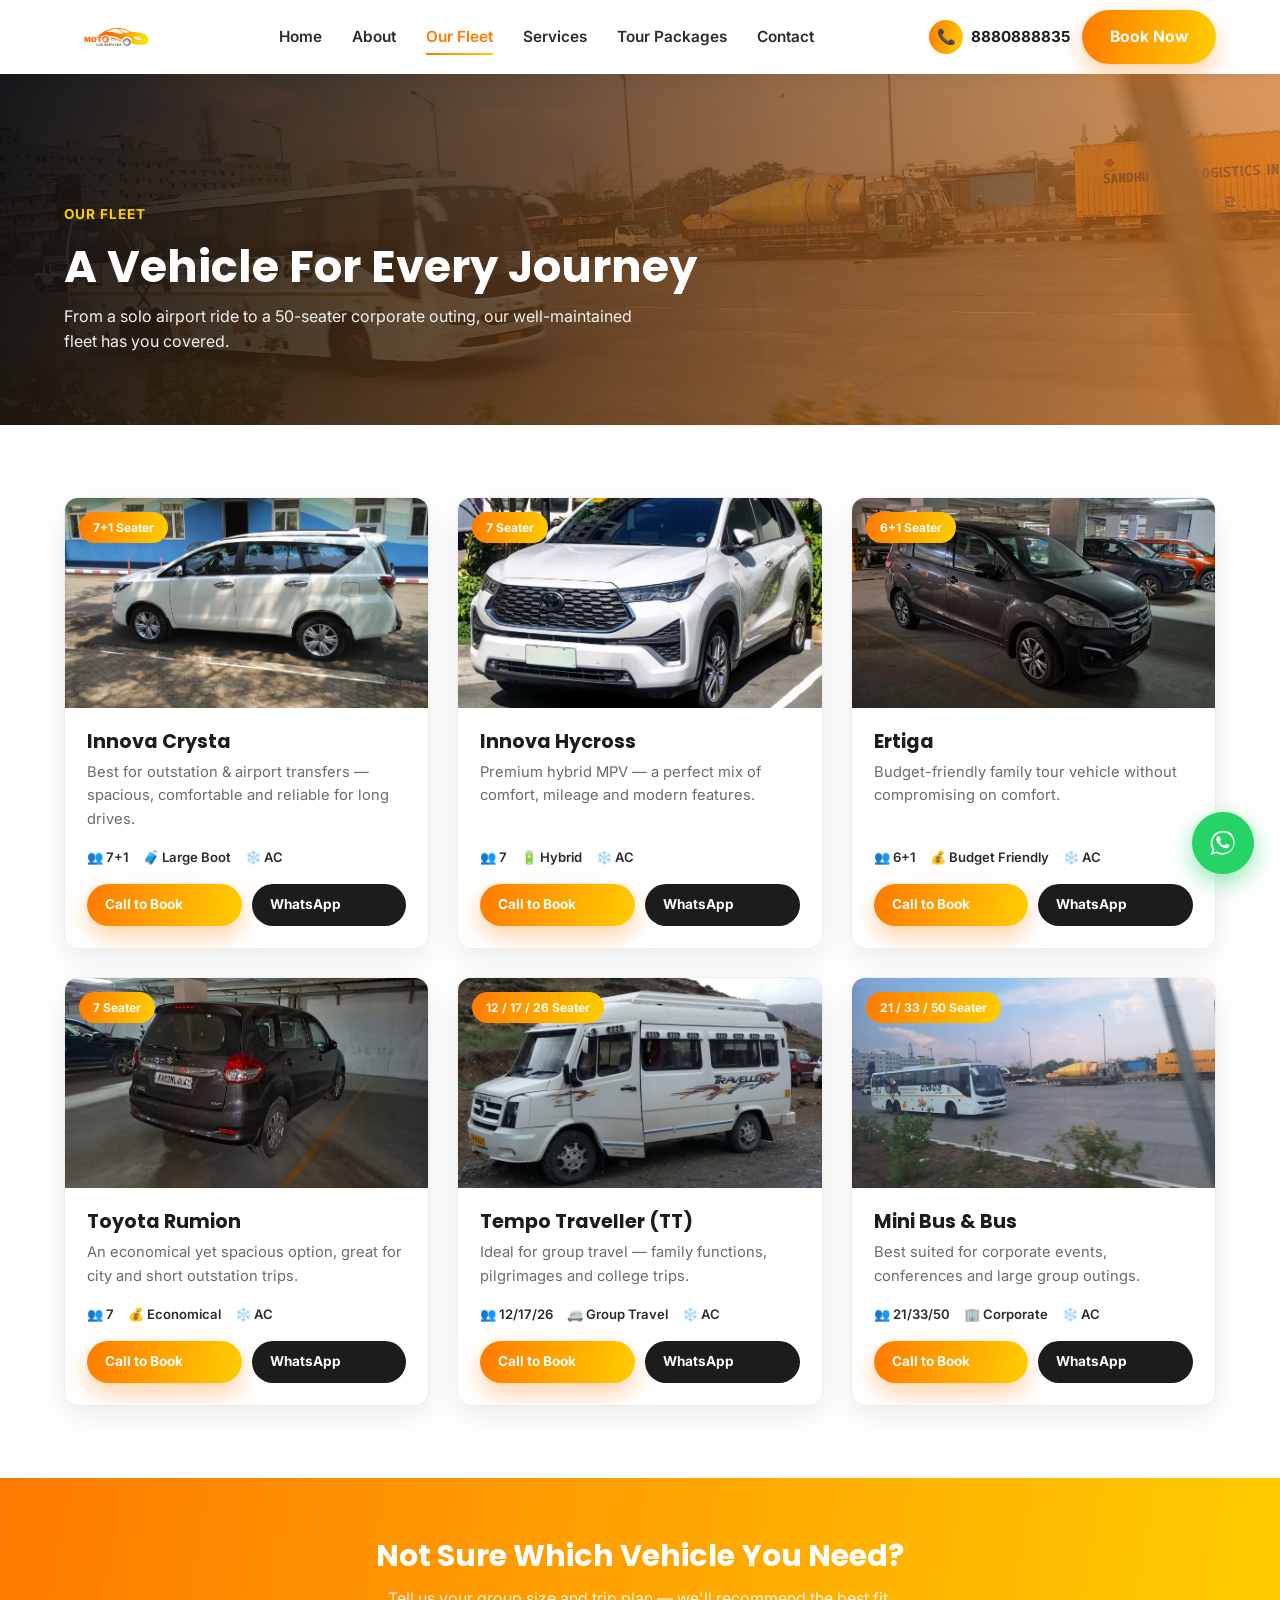
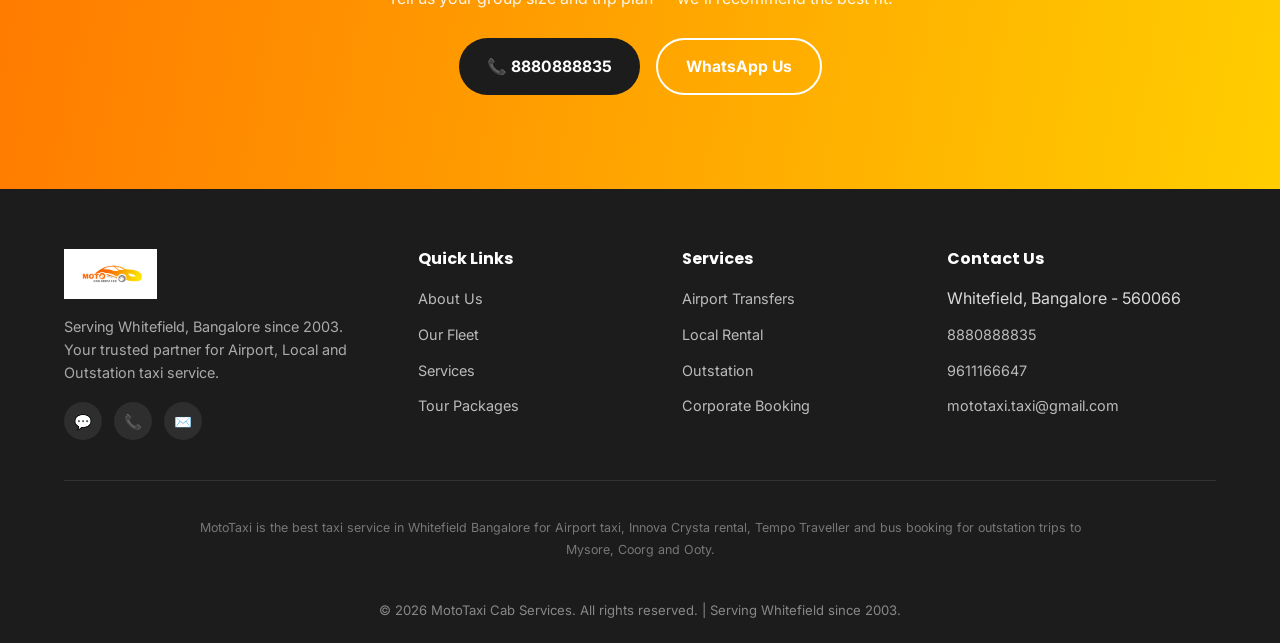
<file: fleet.html>
<!DOCTYPE html>
<html lang="en">
<head>
<meta charset="UTF-8">
<meta name="viewport" content="width=device-width, initial-scale=1.0">
<title>Our Fleet – Innova Crysta, Hycross, Ertiga, Rumion, Tempo Traveller, Bus | MotoTaxi</title>
<meta name="description" content="MotoTaxi fleet: Innova Crysta, Innova Hycross, Ertiga, Toyota Rumion, Tempo Traveller (12/17/26 seater) and Mini Bus & Bus (21/33/50 seater) for hire in Whitefield, Bangalore.">
<link rel="icon" href="assets/images/logo.png">
<link rel="canonical" href="https://www.mototaxiservices.com/fleet.html">
<meta property="og:type" content="website">
<meta property="og:site_name" content="MotoTaxi Cab Services">
<meta property="og:title" content="Our Fleet – Innova Crysta, Hycross, Ertiga, Rumion, Tempo Traveller, Bus | MotoTaxi">
<meta property="og:description" content="MotoTaxi fleet: Innova Crysta, Innova Hycross, Ertiga, Toyota Rumion, Tempo Traveller (12/17/26 seater) and Mini Bus & Bus (21/33/50 seater) for hire in Whitefield, Bangalore.">
<meta property="og:url" content="https://www.mototaxiservices.com/fleet.html">
<meta property="og:image" content="https://www.mototaxiservices.com/assets/images/logo.png">
<link rel="preconnect" href="https://fonts.googleapis.com">
<link href="https://fonts.googleapis.com/css2?family=Poppins:wght@600;700;800&family=Inter:wght@400;500;600;700&display=swap" rel="stylesheet">
<link rel="stylesheet" href="assets/css/style.css">
</head>
<body>

<header class="site-header">
  <div class="header-inner">
    <a href="index.html" class="brand"><img src="assets/images/logo.png" alt="MotoTaxi Cab Services logo"></a>
    <nav class="main-nav">
      <a href="index.html">Home</a>
      <a href="about.html">About</a>
      <a href="fleet.html">Our Fleet</a>
      <a href="services.html">Services</a>
      <a href="packages.html">Tour Packages</a>
      <a href="contact.html">Contact</a>
    </nav>
    <div class="header-cta">
      <a href="tel:8880888835" class="header-call">
        <span class="icon-circle">📞</span>
        <span class="call-label">8880888835</span>
      </a>
      <a href="tel:8880888835" class="btn btn-primary">Book Now</a>
    </div>
    <button class="nav-toggle" aria-label="Toggle menu"><span></span><span></span><span></span></button>
  </div>
</header>

<section class="page-hero" style="background-image:url('assets/images/fleet/bus.jpg');">
  <div class="container">
    <div class="breadcrumb">Our Fleet</div>
    <h1>A Vehicle For Every Journey</h1>
    <p>From a solo airport ride to a 50-seater corporate outing, our well-maintained fleet has you covered.</p>
  </div>
</section>

<section class="section">
  <div class="container">
    <div class="card-grid">

      <div class="card">
        <div class="card-img"><span class="card-tag">7+1 Seater</span><img src="assets/images/fleet/innova-crysta.jpg" alt="Toyota Innova Crysta cab"></div>
        <div class="card-body">
          <h3>Innova Crysta</h3>
          <p>Best for outstation & airport transfers — spacious, comfortable and reliable for long drives.</p>
          <div class="card-meta"><span>👥 7+1</span><span>🧳 Large Boot</span><span>❄️ AC</span></div>
          <div class="card-footer">
            <a href="tel:8880888835" class="btn btn-primary">Call to Book</a>
            <a href="https://wa.me/918880888835?text=Hi%2C%20I%20want%20to%20book%20an%20Innova%20Crysta" target="_blank" rel="noopener" class="btn btn-dark">WhatsApp</a>
          </div>
        </div>
      </div>

      <div class="card">
        <div class="card-img"><span class="card-tag">7 Seater</span><img src="assets/images/fleet/innova-hycross.jpg" alt="Toyota Innova Hycross premium hybrid cab"></div>
        <div class="card-body">
          <h3>Innova Hycross</h3>
          <p>Premium hybrid MPV — a perfect mix of comfort, mileage and modern features.</p>
          <div class="card-meta"><span>👥 7</span><span>🔋 Hybrid</span><span>❄️ AC</span></div>
          <div class="card-footer">
            <a href="tel:8880888835" class="btn btn-primary">Call to Book</a>
            <a href="https://wa.me/918880888835?text=Hi%2C%20I%20want%20to%20book%20an%20Innova%20Hycross" target="_blank" rel="noopener" class="btn btn-dark">WhatsApp</a>
          </div>
        </div>
      </div>

      <div class="card">
        <div class="card-img"><span class="card-tag">6+1 Seater</span><img src="assets/images/fleet/ertiga.jpg" alt="Maruti Suzuki Ertiga family cab"></div>
        <div class="card-body">
          <h3>Ertiga</h3>
          <p>Budget-friendly family tour vehicle without compromising on comfort.</p>
          <div class="card-meta"><span>👥 6+1</span><span>💰 Budget Friendly</span><span>❄️ AC</span></div>
          <div class="card-footer">
            <a href="tel:8880888835" class="btn btn-primary">Call to Book</a>
            <a href="https://wa.me/918880888835?text=Hi%2C%20I%20want%20to%20book%20an%20Ertiga" target="_blank" rel="noopener" class="btn btn-dark">WhatsApp</a>
          </div>
        </div>
      </div>

      <div class="card">
        <div class="card-img"><span class="card-tag">7 Seater</span><img src="assets/images/fleet/rumion.jpg" alt="Toyota Rumion economical cab"></div>
        <div class="card-body">
          <h3>Toyota Rumion</h3>
          <p>An economical yet spacious option, great for city and short outstation trips.</p>
          <div class="card-meta"><span>👥 7</span><span>💰 Economical</span><span>❄️ AC</span></div>
          <div class="card-footer">
            <a href="tel:8880888835" class="btn btn-primary">Call to Book</a>
            <a href="https://wa.me/918880888835?text=Hi%2C%20I%20want%20to%20book%20a%20Toyota%20Rumion" target="_blank" rel="noopener" class="btn btn-dark">WhatsApp</a>
          </div>
        </div>
      </div>

      <div class="card">
        <div class="card-img"><span class="card-tag">12 / 17 / 26 Seater</span><img src="assets/images/fleet/tempo-traveller.jpg" alt="Tempo Traveller for group travel"></div>
        <div class="card-body">
          <h3>Tempo Traveller (TT)</h3>
          <p>Ideal for group travel — family functions, pilgrimages and college trips.</p>
          <div class="card-meta"><span>👥 12/17/26</span><span>🚐 Group Travel</span><span>❄️ AC</span></div>
          <div class="card-footer">
            <a href="tel:8880888835" class="btn btn-primary">Call to Book</a>
            <a href="https://wa.me/918880888835?text=Hi%2C%20I%20want%20to%20book%20a%20Tempo%20Traveller" target="_blank" rel="noopener" class="btn btn-dark">WhatsApp</a>
          </div>
        </div>
      </div>

      <div class="card">
        <div class="card-img"><span class="card-tag">21 / 33 / 50 Seater</span><img src="assets/images/fleet/bus.jpg" alt="Mini bus and bus for corporate events"></div>
        <div class="card-body">
          <h3>Mini Bus & Bus</h3>
          <p>Best suited for corporate events, conferences and large group outings.</p>
          <div class="card-meta"><span>👥 21/33/50</span><span>🏢 Corporate</span><span>❄️ AC</span></div>
          <div class="card-footer">
            <a href="tel:8880888835" class="btn btn-primary">Call to Book</a>
            <a href="https://wa.me/918880888835?text=Hi%2C%20I%20want%20to%20book%20a%20Bus" target="_blank" rel="noopener" class="btn btn-dark">WhatsApp</a>
          </div>
        </div>
      </div>

    </div>
  </div>
</section>

<section class="cta-band">
  <div class="container">
    <h2>Not Sure Which Vehicle You Need?</h2>
    <p>Tell us your group size and trip plan — we'll recommend the best fit.</p>
    <div class="hero-actions" style="justify-content:center;">
      <a href="tel:8880888835" class="btn btn-dark">📞 8880888835</a>
      <a href="https://wa.me/918880888835" target="_blank" rel="noopener" class="btn btn-outline">WhatsApp Us</a>
    </div>
  </div>
</section>

<footer class="site-footer">
  <div class="container">
    <div class="footer-grid">
      <div class="footer-brand">
        <img src="assets/images/logo.png" alt="MotoTaxi Cab Services logo">
        <p>Serving Whitefield, Bangalore since 2003. Your trusted partner for Airport, Local and Outstation taxi service.</p>
        <div class="footer-social">
          <a href="https://wa.me/918880888835" target="_blank" rel="noopener" aria-label="WhatsApp">💬</a>
          <a href="tel:8880888835" aria-label="Call">📞</a>
          <a href="mailto:mototaxi.taxi@gmail.com" aria-label="Email">✉️</a>
        </div>
      </div>
      <div>
        <h4>Quick Links</h4>
        <ul>
          <li><a href="about.html">About Us</a></li>
          <li><a href="fleet.html">Our Fleet</a></li>
          <li><a href="services.html">Services</a></li>
          <li><a href="packages.html">Tour Packages</a></li>
        </ul>
      </div>
      <div>
        <h4>Services</h4>
        <ul>
          <li><a href="services.html">Airport Transfers</a></li>
          <li><a href="services.html">Local Rental</a></li>
          <li><a href="services.html">Outstation</a></li>
          <li><a href="services.html">Corporate Booking</a></li>
        </ul>
      </div>
      <div>
        <h4>Contact Us</h4>
        <ul>
          <li>Whitefield, Bangalore - 560066</li>
          <li><a href="tel:8880888835">8880888835</a></li>
          <li><a href="tel:9611166647">9611166647</a></li>
          <li><a href="mailto:mototaxi.taxi@gmail.com">mototaxi.taxi@gmail.com</a></li>
        </ul>
      </div>
    </div>
    <p class="footer-seo" style="margin-top:36px;">MotoTaxi is the best taxi service in Whitefield Bangalore for Airport taxi, Innova Crysta rental, Tempo Traveller and bus booking for outstation trips to Mysore, Coorg and Ooty.</p>
    <div class="footer-bottom">© 2026 MotoTaxi Cab Services. All rights reserved. | Serving Whitefield since 2003.</div>
  </div>
</footer>

<a href="https://wa.me/918880888835?text=Hi%2C%20I%20want%20to%20book%20a%20cab" target="_blank" rel="noopener" class="whatsapp-float" aria-label="Chat on WhatsApp">
  <svg viewBox="0 0 32 32" fill="white"><path d="M16 2.9C8.7 2.9 2.9 8.7 2.9 16c0 2.6.7 5 2 7.1L2.5 29l6.1-2.3c2 1.1 4.3 1.7 6.7 1.7 7.3 0 13.1-5.8 13.1-13.1S23.3 2.9 16 2.9zm0 23.8c-2.2 0-4.3-.6-6.1-1.7l-.4-.2-4 1.5 1.4-4-.3-.4C5.3 20.1 4.7 18 4.7 16c0-6.2 5.1-11.3 11.3-11.3S27.3 9.8 27.3 16 22.2 26.7 16 26.7zm6.2-8.5c-.3-.2-2-1-2.3-1.1-.3-.1-.5-.2-.8.2-.2.3-.9 1.1-1.1 1.3-.2.2-.4.2-.8.1-.3-.2-1.4-.5-2.7-1.7-1-.9-1.7-2-1.9-2.3-.2-.3 0-.5.2-.7.2-.2.3-.4.5-.6.2-.2.2-.4.3-.6.1-.2.1-.5 0-.7-.1-.2-.8-1.9-1.1-2.6-.3-.7-.6-.6-.8-.6h-.7c-.2 0-.6.1-.9.4-.3.3-1.2 1.1-1.2 2.8s1.2 3.3 1.4 3.5c.2.2 2.4 3.7 5.9 5.1.8.3 1.4.5 1.9.7.8.2 1.6.2 2.1.1.7-.1 2-.8 2.3-1.6.3-.8.3-1.5.2-1.6-.1-.2-.3-.2-.6-.4z"/></svg>
</a>

<div class="mobile-call-bar">
  <a href="tel:8880888835" class="call">📞 Call Now</a>
  <a href="https://wa.me/918880888835" class="whatsapp">💬 WhatsApp</a>
</div>

<script src="assets/js/script.js"></script>
</body>
</html>
</file>
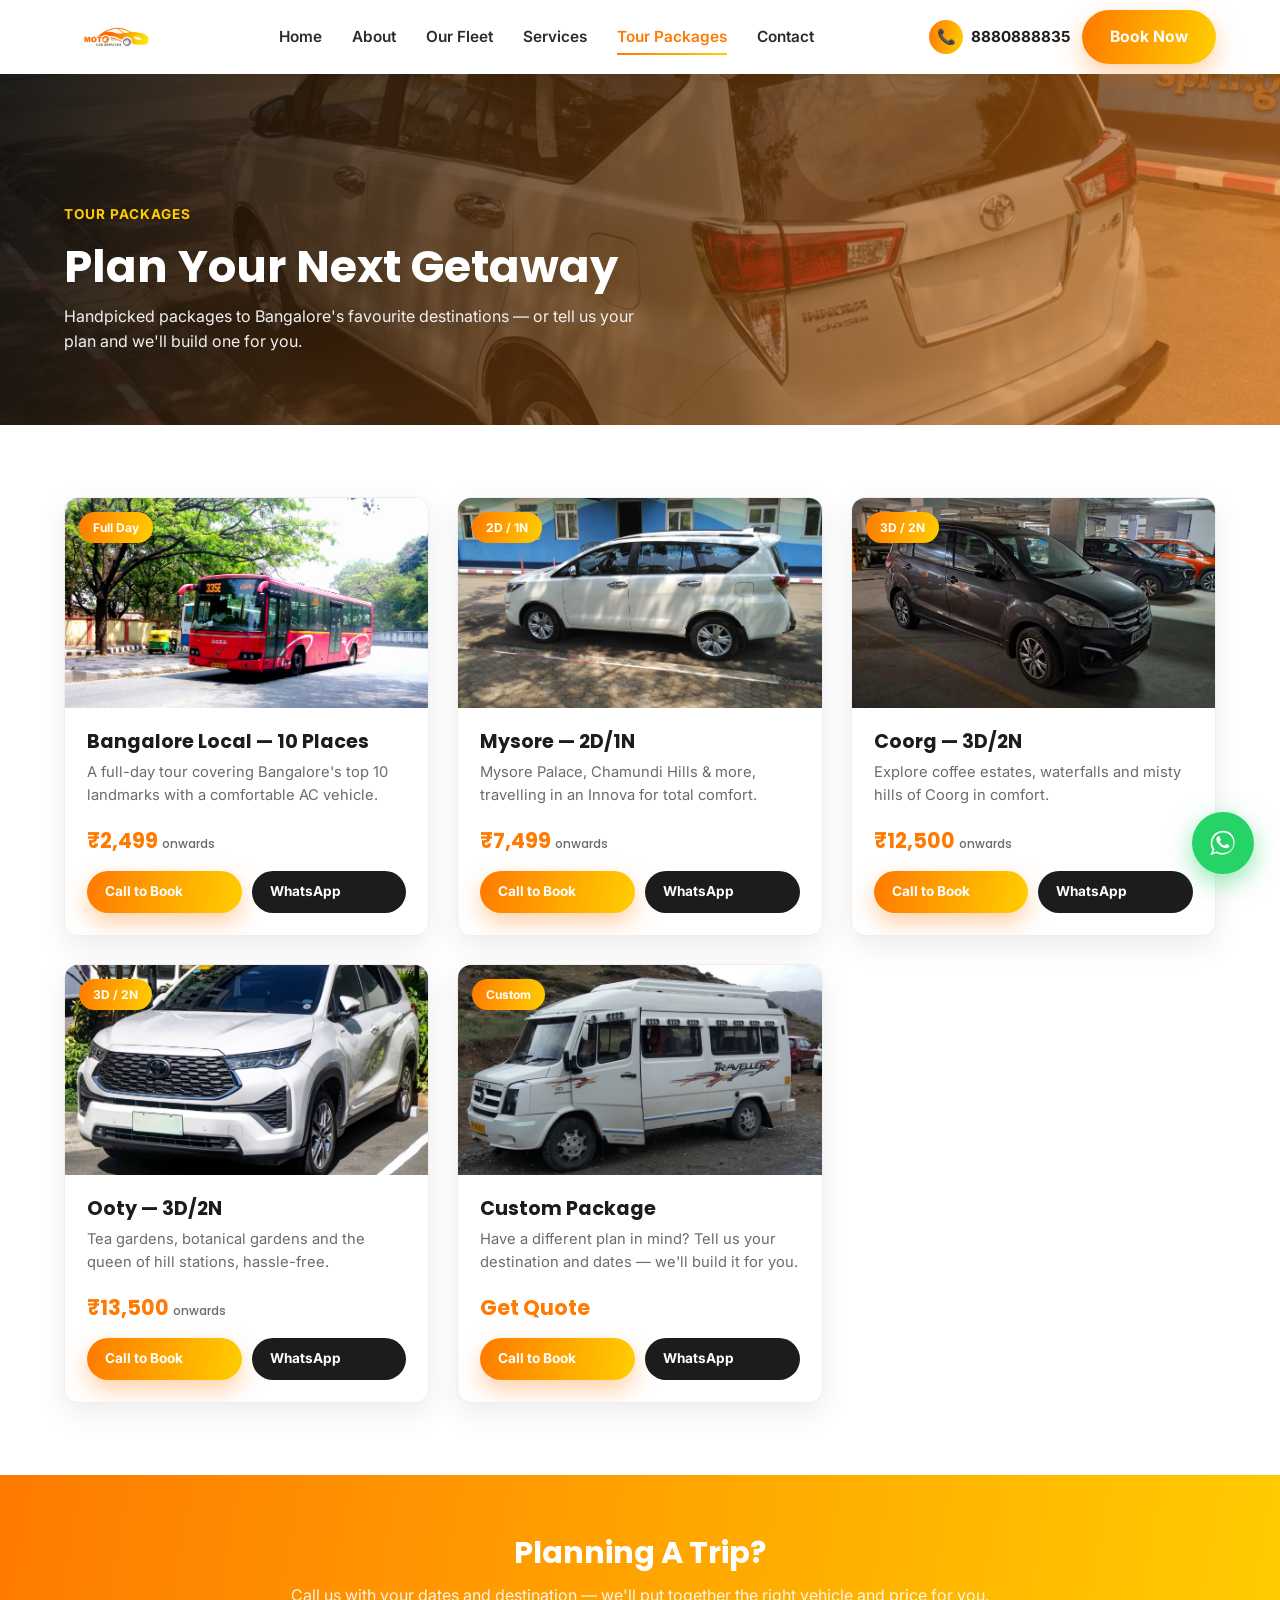
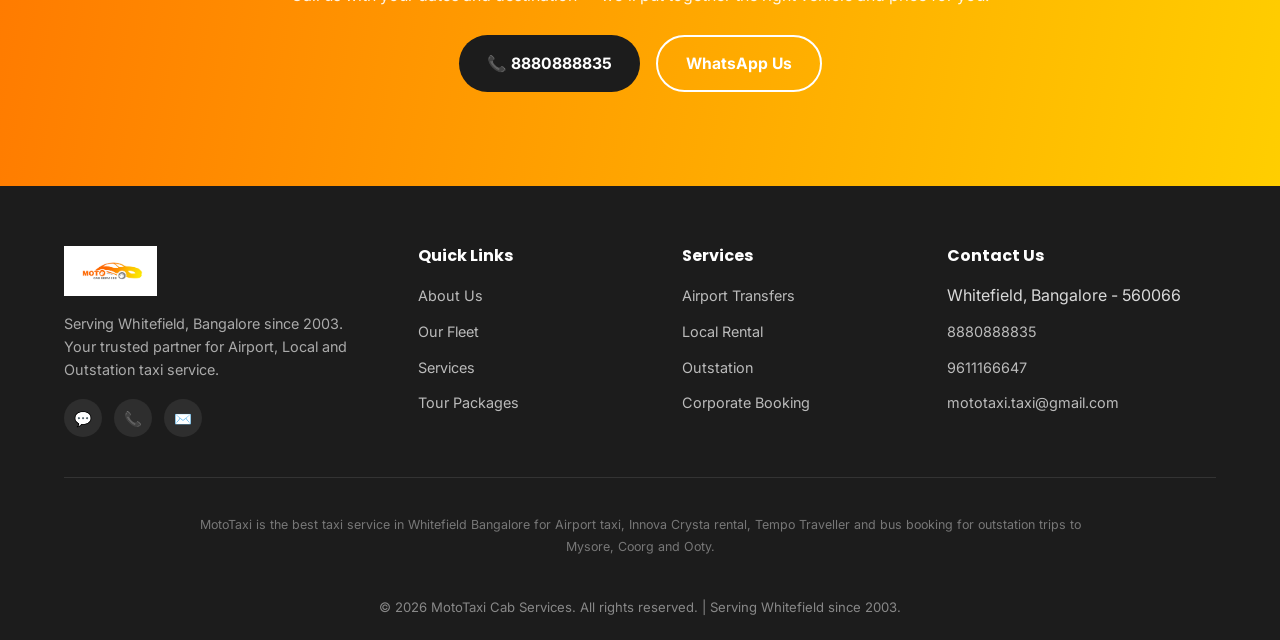
<file: packages.html>
<!DOCTYPE html>
<html lang="en">
<head>
<meta charset="UTF-8">
<meta name="viewport" content="width=device-width, initial-scale=1.0">
<title>Tour Packages – Mysore, Coorg, Ooty & Bangalore Sightseeing | MotoTaxi</title>
<meta name="description" content="Tour packages from MotoTaxi Whitefield: Bangalore Local Full Day, Mysore 2D/1N, Coorg 3D/2N, Ooty 3D/2N and fully custom packages, driven by trusted local drivers.">
<link rel="icon" href="assets/images/logo.png">
<link rel="canonical" href="https://www.mototaxiservices.com/packages.html">
<meta property="og:type" content="website">
<meta property="og:site_name" content="MotoTaxi Cab Services">
<meta property="og:title" content="Tour Packages – Mysore, Coorg, Ooty & Bangalore Sightseeing | MotoTaxi">
<meta property="og:description" content="Tour packages from MotoTaxi Whitefield: Bangalore Local Full Day, Mysore 2D/1N, Coorg 3D/2N, Ooty 3D/2N and fully custom packages, driven by trusted local drivers.">
<meta property="og:url" content="https://www.mototaxiservices.com/packages.html">
<meta property="og:image" content="https://www.mototaxiservices.com/assets/images/logo.png">
<link rel="preconnect" href="https://fonts.googleapis.com">
<link href="https://fonts.googleapis.com/css2?family=Poppins:wght@600;700;800&family=Inter:wght@400;500;600;700&display=swap" rel="stylesheet">
<link rel="stylesheet" href="assets/css/style.css">
</head>
<body>

<header class="site-header">
  <div class="header-inner">
    <a href="index.html" class="brand"><img src="assets/images/logo.png" alt="MotoTaxi Cab Services logo"></a>
    <nav class="main-nav">
      <a href="index.html">Home</a>
      <a href="about.html">About</a>
      <a href="fleet.html">Our Fleet</a>
      <a href="services.html">Services</a>
      <a href="packages.html">Tour Packages</a>
      <a href="contact.html">Contact</a>
    </nav>
    <div class="header-cta">
      <a href="tel:8880888835" class="header-call">
        <span class="icon-circle">📞</span>
        <span class="call-label">8880888835</span>
      </a>
      <a href="tel:8880888835" class="btn btn-primary">Book Now</a>
    </div>
    <button class="nav-toggle" aria-label="Toggle menu"><span></span><span></span><span></span></button>
  </div>
</header>

<section class="page-hero" style="background-image:url('assets/images/hero/hero-car.jpg');">
  <div class="container">
    <div class="breadcrumb">Tour Packages</div>
    <h1>Plan Your Next Getaway</h1>
    <p>Handpicked packages to Bangalore's favourite destinations — or tell us your plan and we'll build one for you.</p>
  </div>
</section>

<section class="section">
  <div class="container">
    <div class="card-grid">

      <div class="card">
        <div class="card-img"><span class="card-tag">Full Day</span><img src="assets/images/hero/about-bangalore.jpg" alt="Bangalore local sightseeing tour"></div>
        <div class="card-body">
          <h3>Bangalore Local — 10 Places</h3>
          <p>A full-day tour covering Bangalore's top 10 landmarks with a comfortable AC vehicle.</p>
          <div class="price-tag">₹2,499 <small>onwards</small></div>
          <div class="card-footer" style="margin-top:14px;">
            <a href="tel:8880888835" class="btn btn-primary">Call to Book</a>
            <a href="https://wa.me/918880888835?text=Hi%2C%20I%20want%20the%20Bangalore%20Local%20package" target="_blank" rel="noopener" class="btn btn-dark">WhatsApp</a>
          </div>
        </div>
      </div>

      <div class="card">
        <div class="card-img"><span class="card-tag">2D / 1N</span><img src="assets/images/fleet/innova-crysta.jpg" alt="Mysore tour package with Innova"></div>
        <div class="card-body">
          <h3>Mysore — 2D/1N</h3>
          <p>Mysore Palace, Chamundi Hills & more, travelling in an Innova for total comfort.</p>
          <div class="price-tag">₹7,499 <small>onwards</small></div>
          <div class="card-footer" style="margin-top:14px;">
            <a href="tel:8880888835" class="btn btn-primary">Call to Book</a>
            <a href="https://wa.me/918880888835?text=Hi%2C%20I%20want%20the%20Mysore%202D%2F1N%20package" target="_blank" rel="noopener" class="btn btn-dark">WhatsApp</a>
          </div>
        </div>
      </div>

      <div class="card">
        <div class="card-img"><span class="card-tag">3D / 2N</span><img src="assets/images/fleet/ertiga.jpg" alt="Coorg tour package"></div>
        <div class="card-body">
          <h3>Coorg — 3D/2N</h3>
          <p>Explore coffee estates, waterfalls and misty hills of Coorg in comfort.</p>
          <div class="price-tag">₹12,500 <small>onwards</small></div>
          <div class="card-footer" style="margin-top:14px;">
            <a href="tel:8880888835" class="btn btn-primary">Call to Book</a>
            <a href="https://wa.me/918880888835?text=Hi%2C%20I%20want%20the%20Coorg%203D%2F2N%20package" target="_blank" rel="noopener" class="btn btn-dark">WhatsApp</a>
          </div>
        </div>
      </div>

      <div class="card">
        <div class="card-img"><span class="card-tag">3D / 2N</span><img src="assets/images/fleet/innova-hycross.jpg" alt="Ooty tour package"></div>
        <div class="card-body">
          <h3>Ooty — 3D/2N</h3>
          <p>Tea gardens, botanical gardens and the queen of hill stations, hassle-free.</p>
          <div class="price-tag">₹13,500 <small>onwards</small></div>
          <div class="card-footer" style="margin-top:14px;">
            <a href="tel:8880888835" class="btn btn-primary">Call to Book</a>
            <a href="https://wa.me/918880888835?text=Hi%2C%20I%20want%20the%20Ooty%203D%2F2N%20package" target="_blank" rel="noopener" class="btn btn-dark">WhatsApp</a>
          </div>
        </div>
      </div>

      <div class="card">
        <div class="card-img"><span class="card-tag">Custom</span><img src="assets/images/fleet/tempo-traveller.jpg" alt="Custom tour package"></div>
        <div class="card-body">
          <h3>Custom Package</h3>
          <p>Have a different plan in mind? Tell us your destination and dates — we'll build it for you.</p>
          <div class="price-tag">Get Quote</div>
          <div class="card-footer" style="margin-top:14px;">
            <a href="tel:8880888835" class="btn btn-primary">Call to Book</a>
            <a href="https://wa.me/918880888835?text=Hi%2C%20I%20want%20a%20custom%20tour%20package" target="_blank" rel="noopener" class="btn btn-dark">WhatsApp</a>
          </div>
        </div>
      </div>

    </div>
  </div>
</section>

<section class="cta-band">
  <div class="container">
    <h2>Planning A Trip?</h2>
    <p>Call us with your dates and destination — we'll put together the right vehicle and price for you.</p>
    <div class="hero-actions" style="justify-content:center;">
      <a href="tel:8880888835" class="btn btn-dark">📞 8880888835</a>
      <a href="https://wa.me/918880888835" target="_blank" rel="noopener" class="btn btn-outline">WhatsApp Us</a>
    </div>
  </div>
</section>

<footer class="site-footer">
  <div class="container">
    <div class="footer-grid">
      <div class="footer-brand">
        <img src="assets/images/logo.png" alt="MotoTaxi Cab Services logo">
        <p>Serving Whitefield, Bangalore since 2003. Your trusted partner for Airport, Local and Outstation taxi service.</p>
        <div class="footer-social">
          <a href="https://wa.me/918880888835" target="_blank" rel="noopener" aria-label="WhatsApp">💬</a>
          <a href="tel:8880888835" aria-label="Call">📞</a>
          <a href="mailto:mototaxi.taxi@gmail.com" aria-label="Email">✉️</a>
        </div>
      </div>
      <div>
        <h4>Quick Links</h4>
        <ul>
          <li><a href="about.html">About Us</a></li>
          <li><a href="fleet.html">Our Fleet</a></li>
          <li><a href="services.html">Services</a></li>
          <li><a href="packages.html">Tour Packages</a></li>
        </ul>
      </div>
      <div>
        <h4>Services</h4>
        <ul>
          <li><a href="services.html">Airport Transfers</a></li>
          <li><a href="services.html">Local Rental</a></li>
          <li><a href="services.html">Outstation</a></li>
          <li><a href="services.html">Corporate Booking</a></li>
        </ul>
      </div>
      <div>
        <h4>Contact Us</h4>
        <ul>
          <li>Whitefield, Bangalore - 560066</li>
          <li><a href="tel:8880888835">8880888835</a></li>
          <li><a href="tel:9611166647">9611166647</a></li>
          <li><a href="mailto:mototaxi.taxi@gmail.com">mototaxi.taxi@gmail.com</a></li>
        </ul>
      </div>
    </div>
    <p class="footer-seo" style="margin-top:36px;">MotoTaxi is the best taxi service in Whitefield Bangalore for Airport taxi, Innova Crysta rental, Tempo Traveller and bus booking for outstation trips to Mysore, Coorg and Ooty.</p>
    <div class="footer-bottom">© 2026 MotoTaxi Cab Services. All rights reserved. | Serving Whitefield since 2003.</div>
  </div>
</footer>

<a href="https://wa.me/918880888835?text=Hi%2C%20I%20want%20to%20book%20a%20cab" target="_blank" rel="noopener" class="whatsapp-float" aria-label="Chat on WhatsApp">
  <svg viewBox="0 0 32 32" fill="white"><path d="M16 2.9C8.7 2.9 2.9 8.7 2.9 16c0 2.6.7 5 2 7.1L2.5 29l6.1-2.3c2 1.1 4.3 1.7 6.7 1.7 7.3 0 13.1-5.8 13.1-13.1S23.3 2.9 16 2.9zm0 23.8c-2.2 0-4.3-.6-6.1-1.7l-.4-.2-4 1.5 1.4-4-.3-.4C5.3 20.1 4.7 18 4.7 16c0-6.2 5.1-11.3 11.3-11.3S27.3 9.8 27.3 16 22.2 26.7 16 26.7zm6.2-8.5c-.3-.2-2-1-2.3-1.1-.3-.1-.5-.2-.8.2-.2.3-.9 1.1-1.1 1.3-.2.2-.4.2-.8.1-.3-.2-1.4-.5-2.7-1.7-1-.9-1.7-2-1.9-2.3-.2-.3 0-.5.2-.7.2-.2.3-.4.5-.6.2-.2.2-.4.3-.6.1-.2.1-.5 0-.7-.1-.2-.8-1.9-1.1-2.6-.3-.7-.6-.6-.8-.6h-.7c-.2 0-.6.1-.9.4-.3.3-1.2 1.1-1.2 2.8s1.2 3.3 1.4 3.5c.2.2 2.4 3.7 5.9 5.1.8.3 1.4.5 1.9.7.8.2 1.6.2 2.1.1.7-.1 2-.8 2.3-1.6.3-.8.3-1.5.2-1.6-.1-.2-.3-.2-.6-.4z"/></svg>
</a>

<div class="mobile-call-bar">
  <a href="tel:8880888835" class="call">📞 Call Now</a>
  <a href="https://wa.me/918880888835" class="whatsapp">💬 WhatsApp</a>
</div>

<script src="assets/js/script.js"></script>
</body>
</html>
</file>
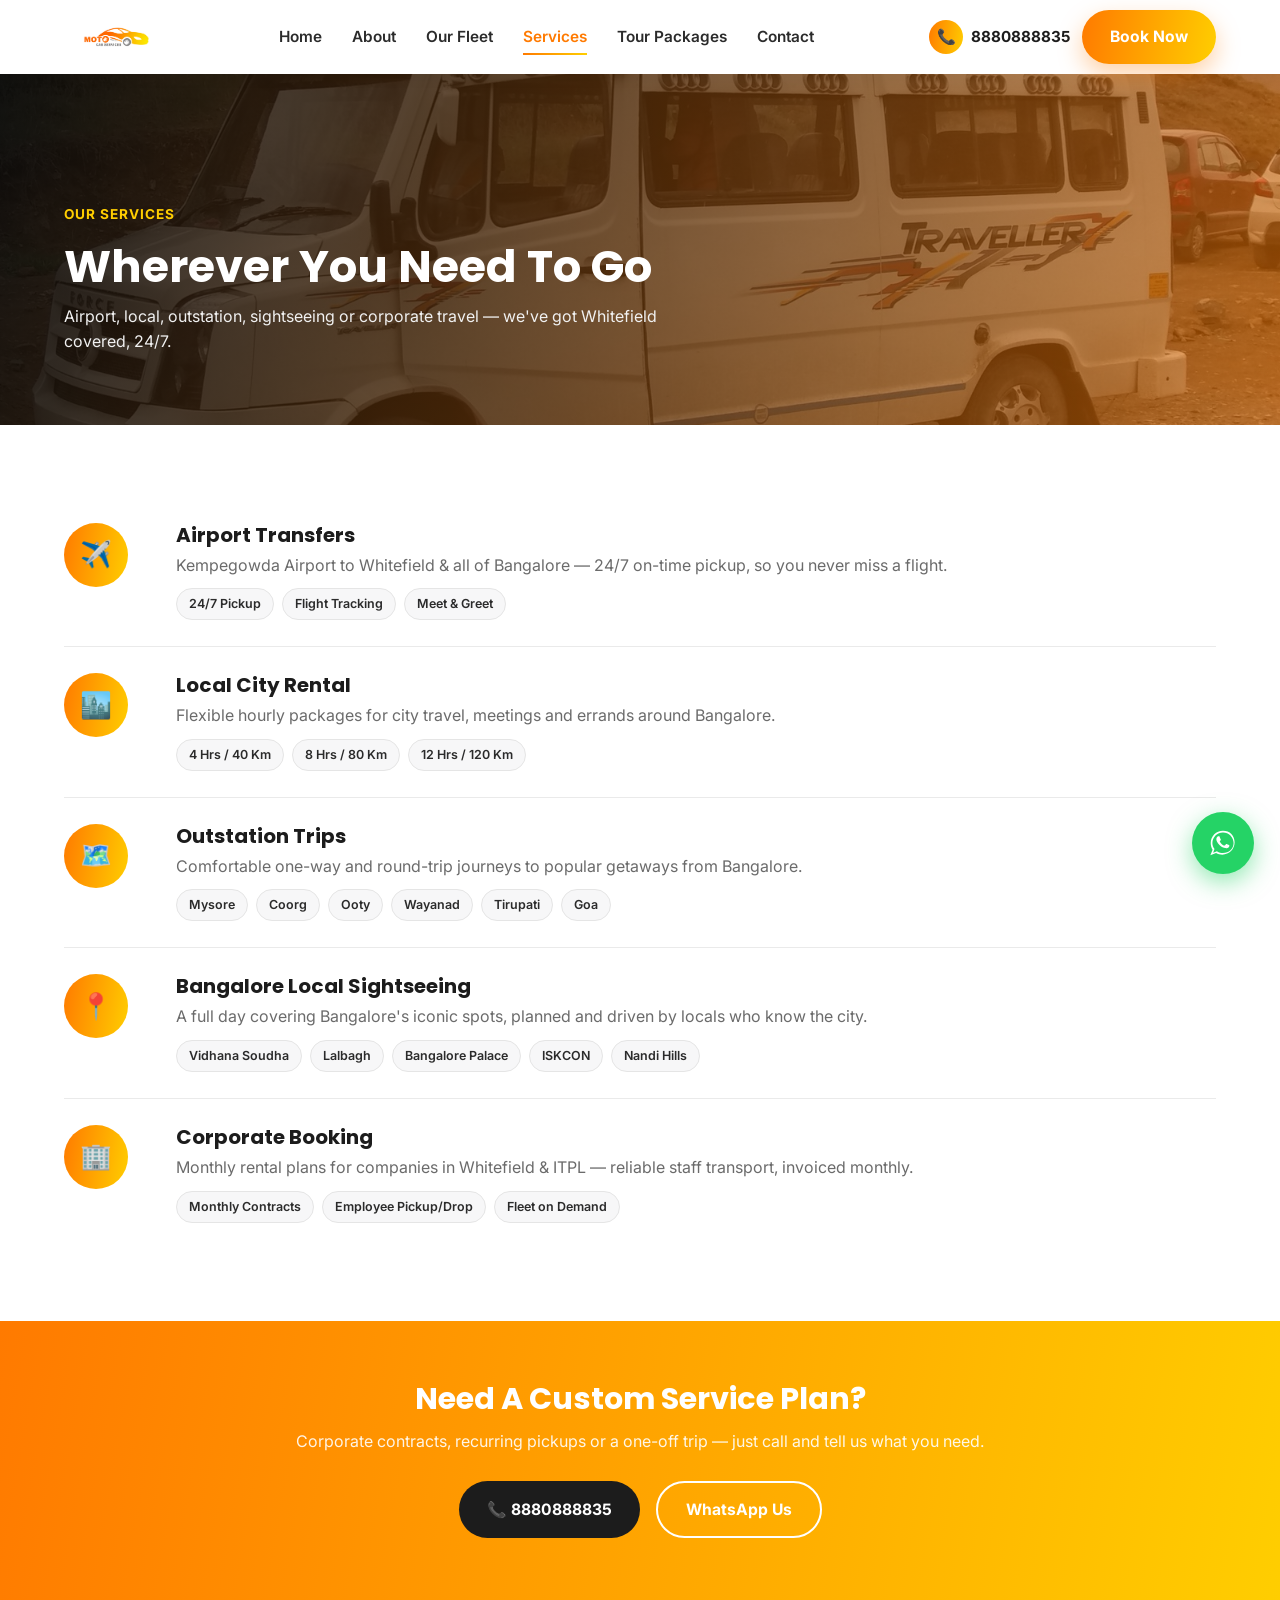
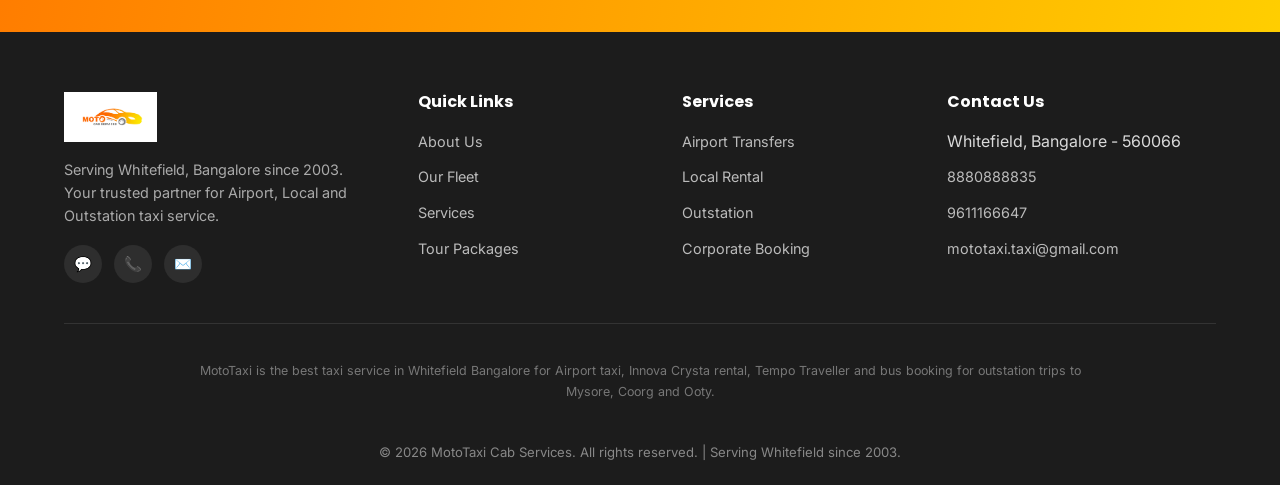
<file: services.html>
<!DOCTYPE html>
<html lang="en">
<head>
<meta charset="UTF-8">
<meta name="viewport" content="width=device-width, initial-scale=1.0">
<title>Services – Airport, Local & Outstation Taxi | MotoTaxi Whitefield</title>
<meta name="description" content="MotoTaxi services: Airport transfers, local city rental (4/8/12 hr packages), outstation trips to Mysore, Coorg, Ooty, Wayanad, Tirupati, Goa, Bangalore sightseeing and corporate booking.">
<link rel="icon" href="assets/images/logo.png">
<link rel="canonical" href="https://www.mototaxiservices.com/services.html">
<meta property="og:type" content="website">
<meta property="og:site_name" content="MotoTaxi Cab Services">
<meta property="og:title" content="Services – Airport, Local & Outstation Taxi | MotoTaxi Whitefield">
<meta property="og:description" content="MotoTaxi services: Airport transfers, local city rental (4/8/12 hr packages), outstation trips to Mysore, Coorg, Ooty, Wayanad, Tirupati, Goa, Bangalore sightseeing and corporate booking.">
<meta property="og:url" content="https://www.mototaxiservices.com/services.html">
<meta property="og:image" content="https://www.mototaxiservices.com/assets/images/logo.png">
<link rel="preconnect" href="https://fonts.googleapis.com">
<link href="https://fonts.googleapis.com/css2?family=Poppins:wght@600;700;800&family=Inter:wght@400;500;600;700&display=swap" rel="stylesheet">
<link rel="stylesheet" href="assets/css/style.css">
</head>
<body>

<header class="site-header">
  <div class="header-inner">
    <a href="index.html" class="brand"><img src="assets/images/logo.png" alt="MotoTaxi Cab Services logo"></a>
    <nav class="main-nav">
      <a href="index.html">Home</a>
      <a href="about.html">About</a>
      <a href="fleet.html">Our Fleet</a>
      <a href="services.html">Services</a>
      <a href="packages.html">Tour Packages</a>
      <a href="contact.html">Contact</a>
    </nav>
    <div class="header-cta">
      <a href="tel:8880888835" class="header-call">
        <span class="icon-circle">📞</span>
        <span class="call-label">8880888835</span>
      </a>
      <a href="tel:8880888835" class="btn btn-primary">Book Now</a>
    </div>
    <button class="nav-toggle" aria-label="Toggle menu"><span></span><span></span><span></span></button>
  </div>
</header>

<section class="page-hero" style="background-image:url('assets/images/fleet/tempo-traveller.jpg');">
  <div class="container">
    <div class="breadcrumb">Our Services</div>
    <h1>Wherever You Need To Go</h1>
    <p>Airport, local, outstation, sightseeing or corporate travel — we've got Whitefield covered, 24/7.</p>
  </div>
</section>

<section class="section">
  <div class="container">

    <div class="service-row">
      <span class="icon-circle">✈️</span>
      <div>
        <h3>Airport Transfers</h3>
        <p>Kempegowda Airport to Whitefield & all of Bangalore — 24/7 on-time pickup, so you never miss a flight.</p>
        <div class="service-tags"><span>24/7 Pickup</span><span>Flight Tracking</span><span>Meet & Greet</span></div>
      </div>
    </div>

    <div class="service-row">
      <span class="icon-circle">🏙️</span>
      <div>
        <h3>Local City Rental</h3>
        <p>Flexible hourly packages for city travel, meetings and errands around Bangalore.</p>
        <div class="service-tags"><span>4 Hrs / 40 Km</span><span>8 Hrs / 80 Km</span><span>12 Hrs / 120 Km</span></div>
      </div>
    </div>

    <div class="service-row">
      <span class="icon-circle">🗺️</span>
      <div>
        <h3>Outstation Trips</h3>
        <p>Comfortable one-way and round-trip journeys to popular getaways from Bangalore.</p>
        <div class="service-tags"><span>Mysore</span><span>Coorg</span><span>Ooty</span><span>Wayanad</span><span>Tirupati</span><span>Goa</span></div>
      </div>
    </div>

    <div class="service-row">
      <span class="icon-circle">📍</span>
      <div>
        <h3>Bangalore Local Sightseeing</h3>
        <p>A full day covering Bangalore's iconic spots, planned and driven by locals who know the city.</p>
        <div class="service-tags"><span>Vidhana Soudha</span><span>Lalbagh</span><span>Bangalore Palace</span><span>ISKCON</span><span>Nandi Hills</span></div>
      </div>
    </div>

    <div class="service-row">
      <span class="icon-circle">🏢</span>
      <div>
        <h3>Corporate Booking</h3>
        <p>Monthly rental plans for companies in Whitefield & ITPL — reliable staff transport, invoiced monthly.</p>
        <div class="service-tags"><span>Monthly Contracts</span><span>Employee Pickup/Drop</span><span>Fleet on Demand</span></div>
      </div>
    </div>

  </div>
</section>

<section class="cta-band">
  <div class="container">
    <h2>Need A Custom Service Plan?</h2>
    <p>Corporate contracts, recurring pickups or a one-off trip — just call and tell us what you need.</p>
    <div class="hero-actions" style="justify-content:center;">
      <a href="tel:8880888835" class="btn btn-dark">📞 8880888835</a>
      <a href="https://wa.me/918880888835" target="_blank" rel="noopener" class="btn btn-outline">WhatsApp Us</a>
    </div>
  </div>
</section>

<footer class="site-footer">
  <div class="container">
    <div class="footer-grid">
      <div class="footer-brand">
        <img src="assets/images/logo.png" alt="MotoTaxi Cab Services logo">
        <p>Serving Whitefield, Bangalore since 2003. Your trusted partner for Airport, Local and Outstation taxi service.</p>
        <div class="footer-social">
          <a href="https://wa.me/918880888835" target="_blank" rel="noopener" aria-label="WhatsApp">💬</a>
          <a href="tel:8880888835" aria-label="Call">📞</a>
          <a href="mailto:mototaxi.taxi@gmail.com" aria-label="Email">✉️</a>
        </div>
      </div>
      <div>
        <h4>Quick Links</h4>
        <ul>
          <li><a href="about.html">About Us</a></li>
          <li><a href="fleet.html">Our Fleet</a></li>
          <li><a href="services.html">Services</a></li>
          <li><a href="packages.html">Tour Packages</a></li>
        </ul>
      </div>
      <div>
        <h4>Services</h4>
        <ul>
          <li><a href="services.html">Airport Transfers</a></li>
          <li><a href="services.html">Local Rental</a></li>
          <li><a href="services.html">Outstation</a></li>
          <li><a href="services.html">Corporate Booking</a></li>
        </ul>
      </div>
      <div>
        <h4>Contact Us</h4>
        <ul>
          <li>Whitefield, Bangalore - 560066</li>
          <li><a href="tel:8880888835">8880888835</a></li>
          <li><a href="tel:9611166647">9611166647</a></li>
          <li><a href="mailto:mototaxi.taxi@gmail.com">mototaxi.taxi@gmail.com</a></li>
        </ul>
      </div>
    </div>
    <p class="footer-seo" style="margin-top:36px;">MotoTaxi is the best taxi service in Whitefield Bangalore for Airport taxi, Innova Crysta rental, Tempo Traveller and bus booking for outstation trips to Mysore, Coorg and Ooty.</p>
    <div class="footer-bottom">© 2026 MotoTaxi Cab Services. All rights reserved. | Serving Whitefield since 2003.</div>
  </div>
</footer>

<a href="https://wa.me/918880888835?text=Hi%2C%20I%20want%20to%20book%20a%20cab" target="_blank" rel="noopener" class="whatsapp-float" aria-label="Chat on WhatsApp">
  <svg viewBox="0 0 32 32" fill="white"><path d="M16 2.9C8.7 2.9 2.9 8.7 2.9 16c0 2.6.7 5 2 7.1L2.5 29l6.1-2.3c2 1.1 4.3 1.7 6.7 1.7 7.3 0 13.1-5.8 13.1-13.1S23.3 2.9 16 2.9zm0 23.8c-2.2 0-4.3-.6-6.1-1.7l-.4-.2-4 1.5 1.4-4-.3-.4C5.3 20.1 4.7 18 4.7 16c0-6.2 5.1-11.3 11.3-11.3S27.3 9.8 27.3 16 22.2 26.7 16 26.7zm6.2-8.5c-.3-.2-2-1-2.3-1.1-.3-.1-.5-.2-.8.2-.2.3-.9 1.1-1.1 1.3-.2.2-.4.2-.8.1-.3-.2-1.4-.5-2.7-1.7-1-.9-1.7-2-1.9-2.3-.2-.3 0-.5.2-.7.2-.2.3-.4.5-.6.2-.2.2-.4.3-.6.1-.2.1-.5 0-.7-.1-.2-.8-1.9-1.1-2.6-.3-.7-.6-.6-.8-.6h-.7c-.2 0-.6.1-.9.4-.3.3-1.2 1.1-1.2 2.8s1.2 3.3 1.4 3.5c.2.2 2.4 3.7 5.9 5.1.8.3 1.4.5 1.9.7.8.2 1.6.2 2.1.1.7-.1 2-.8 2.3-1.6.3-.8.3-1.5.2-1.6-.1-.2-.3-.2-.6-.4z"/></svg>
</a>

<div class="mobile-call-bar">
  <a href="tel:8880888835" class="call">📞 Call Now</a>
  <a href="https://wa.me/918880888835" class="whatsapp">💬 WhatsApp</a>
</div>

<script src="assets/js/script.js"></script>
</body>
</html>
</file>
<file: assets/css/style.css>
/* MotoTaxi Cab Services — brand: orange -> yellow gradient (logo), gray secondary */
:root {
  --orange: #ff7a00;
  --yellow: #ffce00;
  --gradient: linear-gradient(100deg, var(--orange) 0%, var(--yellow) 100%);
  --gray: #6b6b6b;
  --dark: #1c1c1c;
  --charcoal: #2b2b2b;
  --light-bg: #f7f7f8;
  --white: #ffffff;
  --whatsapp: #25d366;
  --radius: 14px;
  --shadow: 0 10px 30px rgba(0, 0, 0, 0.08);
  --shadow-lg: 0 20px 50px rgba(0, 0, 0, 0.18);
  --max-width: 1200px;
}

* { box-sizing: border-box; margin: 0; padding: 0; }

html { scroll-behavior: smooth; }

body {
  font-family: 'Inter', -apple-system, BlinkMacSystemFont, 'Segoe UI', sans-serif;
  color: var(--charcoal);
  background: var(--white);
  line-height: 1.6;
  -webkit-font-smoothing: antialiased;
}

h1, h2, h3, h4 {
  font-family: 'Poppins', 'Inter', sans-serif;
  font-weight: 700;
  line-height: 1.2;
  color: var(--dark);
}

a { text-decoration: none; color: inherit; }
img { max-width: 100%; display: block; }
ul { list-style: none; }

.container {
  max-width: var(--max-width);
  margin: 0 auto;
  padding: 0 24px;
}

.section { padding: 72px 0; }
.section-alt { background: var(--light-bg); }

.section-tag {
  display: inline-block;
  color: var(--orange);
  font-weight: 700;
  letter-spacing: 1.5px;
  text-transform: uppercase;
  font-size: 0.8rem;
  margin-bottom: 10px;
}

.section-title {
  font-size: 2.1rem;
  margin-bottom: 14px;
}

.section-sub {
  color: var(--gray);
  max-width: 640px;
  margin-bottom: 40px;
  font-size: 1.05rem;
}

.gradient-text {
  background: var(--gradient);
  -webkit-background-clip: text;
  background-clip: text;
  color: transparent;
}

/* Buttons */
.btn {
  display: inline-flex;
  align-items: center;
  gap: 8px;
  padding: 14px 28px;
  border-radius: 50px;
  font-weight: 700;
  font-size: 0.98rem;
  border: none;
  cursor: pointer;
  transition: transform 0.2s ease, box-shadow 0.2s ease;
  white-space: nowrap;
}

.btn:hover { transform: translateY(-2px); }

.btn-primary {
  background: var(--gradient);
  color: var(--white);
  box-shadow: 0 10px 25px rgba(255, 122, 0, 0.35);
}

.btn-outline {
  background: transparent;
  color: var(--white);
  border: 2px solid var(--white);
}

.btn-outline:hover { background: rgba(255, 255, 255, 0.12); }

.btn-dark {
  background: var(--dark);
  color: var(--white);
}

.btn-whatsapp {
  background: var(--whatsapp);
  color: var(--white);
}

.btn-block { width: 100%; justify-content: center; }

/* Header */
.site-header {
  position: sticky;
  top: 0;
  z-index: 500;
  background: rgba(255, 255, 255, 0.97);
  backdrop-filter: blur(8px);
  box-shadow: 0 2px 16px rgba(0, 0, 0, 0.06);
}

.header-inner {
  display: flex;
  align-items: center;
  justify-content: space-between;
  padding: 10px 24px;
  max-width: var(--max-width);
  margin: 0 auto;
  gap: 20px;
}

.brand { display: flex; align-items: center; gap: 10px; }
.brand img { height: 54px; width: auto; }

.main-nav {
  display: flex;
  align-items: center;
  gap: 30px;
}

.main-nav a {
  font-weight: 600;
  color: var(--charcoal);
  font-size: 0.96rem;
  position: relative;
  padding: 6px 0;
}

.main-nav a::after {
  content: '';
  position: absolute;
  left: 0;
  bottom: 0;
  height: 2px;
  width: 0;
  background: var(--gradient);
  transition: width 0.2s ease;
}

.main-nav a:hover::after,
.main-nav a.active::after { width: 100%; }

.main-nav a.active { color: var(--orange); }

.header-cta {
  display: flex;
  align-items: center;
  gap: 12px;
}

.header-call {
  display: flex;
  align-items: center;
  gap: 8px;
  font-weight: 700;
  color: var(--dark);
  font-size: 0.95rem;
}

.header-call .icon-circle { width: 34px; height: 34px; }

.icon-circle {
  display: inline-flex;
  align-items: center;
  justify-content: center;
  width: 40px;
  height: 40px;
  border-radius: 50%;
  background: var(--gradient);
  color: var(--white);
  flex-shrink: 0;
}

.nav-toggle {
  display: none;
  flex-direction: column;
  gap: 5px;
  background: none;
  border: none;
  cursor: pointer;
  padding: 8px;
}

.nav-toggle span {
  width: 26px;
  height: 3px;
  background: var(--dark);
  border-radius: 2px;
}

/* Trust ribbon */
.trust-ribbon {
  background: var(--dark);
  color: var(--white);
  overflow: hidden;
  white-space: nowrap;
}

.trust-ribbon-track {
  display: flex;
  gap: 48px;
  padding: 10px 0;
  animation: scroll-left 22s linear infinite;
  width: max-content;
}

.trust-ribbon-track span {
  font-size: 0.82rem;
  font-weight: 600;
  letter-spacing: 0.5px;
  color: #f0f0f0;
}

.trust-ribbon-track span b { color: var(--yellow); }

@keyframes scroll-left {
  from { transform: translateX(0); }
  to { transform: translateX(-50%); }
}

/* Hero */
.hero {
  position: relative;
  color: var(--white);
  min-height: 88vh;
  display: flex;
  align-items: center;
  background-size: cover;
  background-position: center;
  isolation: isolate;
}

.hero::before {
  content: '';
  position: absolute;
  inset: 0;
  background: linear-gradient(100deg, rgba(15, 15, 15, 0.92) 20%, rgba(28, 20, 10, 0.7) 55%, rgba(255, 122, 0, 0.35) 100%);
  z-index: -1;
}

.hero-content { max-width: 680px; padding: 60px 0; }

.hero-badge {
  display: inline-flex;
  align-items: center;
  gap: 8px;
  background: rgba(255, 255, 255, 0.12);
  border: 1px solid rgba(255, 255, 255, 0.3);
  padding: 8px 18px;
  border-radius: 50px;
  font-size: 0.85rem;
  font-weight: 700;
  margin-bottom: 24px;
  color: var(--yellow);
}

.hero h1 {
  color: var(--white);
  font-size: clamp(2.2rem, 5vw, 3.4rem);
  margin-bottom: 18px;
}

.hero p {
  font-size: 1.15rem;
  color: #e9e9e9;
  margin-bottom: 30px;
  max-width: 560px;
}

.hero-actions { display: flex; flex-wrap: wrap; gap: 16px; margin-bottom: 34px; }

.hero-numbers {
  display: flex;
  gap: 30px;
  flex-wrap: wrap;
}

.hero-numbers div strong {
  display: block;
  font-size: 1.6rem;
  color: var(--yellow);
  font-family: 'Poppins', sans-serif;
}

.hero-numbers div span { font-size: 0.85rem; color: #ddd; }

/* small page hero for inner pages */
.page-hero {
  position: relative;
  color: var(--white);
  padding: 130px 0 70px;
  background-size: cover;
  background-position: center;
  isolation: isolate;
}

.page-hero::before {
  content: '';
  position: absolute;
  inset: 0;
  background: linear-gradient(110deg, rgba(10, 10, 10, 0.9), rgba(255, 122, 0, 0.55));
  z-index: -1;
}

.page-hero h1 { color: var(--white); font-size: clamp(2rem, 4vw, 2.8rem); margin-bottom: 10px; }
.page-hero p { color: #f1f1f1; max-width: 600px; }
.breadcrumb { font-size: 0.85rem; color: var(--yellow); font-weight: 700; margin-bottom: 14px; text-transform: uppercase; letter-spacing: 1px; }

/* Why choose us */
.why-grid {
  display: grid;
  grid-template-columns: repeat(4, 1fr);
  gap: 24px;
}

.why-card {
  background: var(--white);
  border-radius: var(--radius);
  padding: 32px 24px;
  box-shadow: var(--shadow);
  text-align: left;
  transition: transform 0.25s ease, box-shadow 0.25s ease;
  border: 1px solid #eee;
}

.why-card:hover { transform: translateY(-6px); box-shadow: var(--shadow-lg); }

.why-card .icon-circle { margin-bottom: 18px; width: 54px; height: 54px; font-size: 1.4rem; }
.why-card h3 { font-size: 1.1rem; margin-bottom: 8px; }
.why-card p { color: var(--gray); font-size: 0.95rem; }

/* Cards grid (fleet / services / packages) */
.card-grid {
  display: grid;
  grid-template-columns: repeat(3, 1fr);
  gap: 28px;
}

.card {
  background: var(--white);
  border-radius: var(--radius);
  overflow: hidden;
  box-shadow: var(--shadow);
  border: 1px solid #eee;
  transition: transform 0.25s ease, box-shadow 0.25s ease;
  display: flex;
  flex-direction: column;
}

.card:hover { transform: translateY(-6px); box-shadow: var(--shadow-lg); }

.card-img { height: 210px; overflow: hidden; position: relative; }
.card-img img { width: 100%; height: 100%; object-fit: cover; transition: transform 0.4s ease; }
.card:hover .card-img img { transform: scale(1.08); }

.card-tag {
  position: absolute;
  top: 14px;
  left: 14px;
  background: var(--gradient);
  color: var(--white);
  font-size: 0.75rem;
  font-weight: 700;
  padding: 6px 14px;
  border-radius: 50px;
}

.card-body { padding: 22px; flex: 1; display: flex; flex-direction: column; }
.card-body h3 { font-size: 1.2rem; margin-bottom: 8px; }
.card-body p { color: var(--gray); font-size: 0.92rem; margin-bottom: 16px; flex: 1; }

.card-meta {
  display: flex;
  gap: 14px;
  flex-wrap: wrap;
  font-size: 0.82rem;
  color: var(--charcoal);
  font-weight: 600;
  margin-bottom: 16px;
}

.card-meta span { display: flex; align-items: center; gap: 5px; }

.card-footer {
  display: flex;
  gap: 10px;
  margin-top: auto;
}

.card-footer .btn { padding: 10px 18px; font-size: 0.85rem; flex: 1; }

.price-tag {
  font-family: 'Poppins', sans-serif;
  font-weight: 700;
  color: var(--orange);
  font-size: 1.3rem;
}

.price-tag small { font-size: 0.75rem; color: var(--gray); font-weight: 500; }

/* Services list style */
.service-row {
  display: grid;
  grid-template-columns: 90px 1fr;
  gap: 22px;
  align-items: flex-start;
  padding: 26px 0;
  border-bottom: 1px solid #eaeaea;
}

.service-row:last-child { border-bottom: none; }
.service-row .icon-circle { width: 64px; height: 64px; font-size: 1.6rem; }
.service-row h3 { margin-bottom: 6px; font-size: 1.25rem; }
.service-row p { color: var(--gray); margin-bottom: 10px; }
.service-tags { display: flex; flex-wrap: wrap; gap: 8px; }
.service-tags span {
  background: var(--light-bg);
  border: 1px solid #e5e5e5;
  padding: 5px 12px;
  border-radius: 50px;
  font-size: 0.78rem;
  font-weight: 600;
  color: var(--charcoal);
}

/* About / split section */
.split {
  display: grid;
  grid-template-columns: 1fr 1fr;
  gap: 56px;
  align-items: center;
}

.split img { border-radius: var(--radius); box-shadow: var(--shadow); }

.since-badge {
  position: relative;
  display: inline-flex;
  flex-direction: column;
  align-items: center;
  justify-content: center;
  background: var(--gradient);
  color: var(--white);
  width: 130px;
  height: 130px;
  border-radius: 50%;
  text-align: center;
  font-family: 'Poppins', sans-serif;
  box-shadow: var(--shadow-lg);
  margin-bottom: 20px;
}

.since-badge strong { font-size: 1.8rem; line-height: 1; }
.since-badge span { font-size: 0.7rem; text-transform: uppercase; letter-spacing: 1px; }

.stat-row { display: flex; gap: 40px; margin-top: 30px; flex-wrap: wrap; }
.stat-row div strong { font-size: 2rem; color: var(--orange); font-family: 'Poppins', sans-serif; display: block; }
.stat-row div span { color: var(--gray); font-size: 0.9rem; }

/* CTA band */
.cta-band {
  background: var(--gradient);
  color: var(--white);
  text-align: center;
  padding: 60px 0;
}

.cta-band h2 { color: var(--white); font-size: 1.9rem; margin-bottom: 12px; }
.cta-band p { color: rgba(255, 255, 255, 0.9); margin-bottom: 26px; }
.cta-band .btn-outline { border-color: var(--white); }

/* Testimonials / trust badges */
.badge-row {
  display: flex;
  flex-wrap: wrap;
  gap: 18px;
  justify-content: center;
}

.badge-pill {
  display: flex;
  align-items: center;
  gap: 10px;
  background: var(--white);
  border: 1px solid #eee;
  padding: 14px 22px;
  border-radius: 50px;
  box-shadow: var(--shadow);
  font-weight: 700;
  font-size: 0.9rem;
}

/* Contact page */
.contact-grid {
  display: grid;
  grid-template-columns: 1fr 1fr;
  gap: 40px;
}

.contact-card {
  background: var(--white);
  border-radius: var(--radius);
  box-shadow: var(--shadow);
  border: 1px solid #eee;
  padding: 30px;
}

.contact-item {
  display: flex;
  gap: 16px;
  align-items: flex-start;
  margin-bottom: 22px;
}

.contact-item h4 { font-size: 1rem; margin-bottom: 4px; }
.contact-item p, .contact-item a { color: var(--gray); font-size: 0.95rem; }

.form-group { margin-bottom: 18px; }
.form-group label { display: block; font-weight: 600; margin-bottom: 6px; font-size: 0.9rem; }
.form-group input,
.form-group select,
.form-group textarea {
  width: 100%;
  padding: 13px 16px;
  border: 1px solid #ddd;
  border-radius: 10px;
  font-family: inherit;
  font-size: 0.95rem;
  background: var(--light-bg);
}

.form-group textarea { resize: vertical; min-height: 110px; }

.map-frame {
  border-radius: var(--radius);
  overflow: hidden;
  box-shadow: var(--shadow);
  border: 1px solid #eee;
  margin-top: 24px;
}

.map-frame iframe { width: 100%; height: 320px; border: 0; display: block; }

/* Footer */
.site-footer { background: var(--dark); color: #d9d9d9; padding-top: 60px; }

.footer-grid {
  display: grid;
  grid-template-columns: 1.4fr 1fr 1fr 1.2fr;
  gap: 40px;
  padding-bottom: 40px;
  border-bottom: 1px solid rgba(255, 255, 255, 0.1);
}

.footer-brand img { height: 50px; margin-bottom: 16px; }
.footer-brand p { color: #aaa; font-size: 0.9rem; }

.site-footer h4 { color: var(--white); font-size: 1rem; margin-bottom: 18px; }
.site-footer ul li { margin-bottom: 10px; }
.site-footer a { color: #bbb; font-size: 0.9rem; }
.site-footer a:hover { color: var(--yellow); }

.footer-social { display: flex; gap: 12px; margin-top: 18px; }
.footer-social a {
  width: 38px;
  height: 38px;
  border-radius: 50%;
  background: rgba(255, 255, 255, 0.08);
  display: flex;
  align-items: center;
  justify-content: center;
}
.footer-social a:hover { background: var(--gradient); }

.footer-bottom {
  padding: 22px 0;
  text-align: center;
  font-size: 0.82rem;
  color: #888;
}

.footer-seo {
  font-size: 0.78rem;
  color: #777;
  text-align: center;
  max-width: 900px;
  margin: 0 auto 18px;
  line-height: 1.7;
}

/* Floating WhatsApp */
.whatsapp-float {
  position: fixed;
  bottom: 26px;
  right: 26px;
  z-index: 900;
  width: 62px;
  height: 62px;
  border-radius: 50%;
  background: var(--whatsapp);
  display: flex;
  align-items: center;
  justify-content: center;
  box-shadow: 0 8px 24px rgba(37, 211, 102, 0.5);
  animation: pulse 2.4s infinite;
}

@keyframes pulse {
  0% { box-shadow: 0 0 0 0 rgba(37, 211, 102, 0.55); }
  70% { box-shadow: 0 0 0 16px rgba(37, 211, 102, 0); }
  100% { box-shadow: 0 0 0 0 rgba(37, 211, 102, 0); }
}

.whatsapp-float svg { width: 30px; height: 30px; }

/* Mobile call bar */
.mobile-call-bar {
  display: none;
  position: fixed;
  bottom: 0;
  left: 0;
  right: 0;
  z-index: 850;
  background: var(--dark);
}

.mobile-call-bar a {
  flex: 1;
  text-align: center;
  padding: 14px 0;
  color: var(--white);
  font-weight: 700;
  font-size: 0.9rem;
  display: flex;
  align-items: center;
  justify-content: center;
  gap: 8px;
}

.mobile-call-bar a.call { background: var(--gradient); }
.mobile-call-bar a.whatsapp { background: var(--whatsapp); }

/* Responsive */
@media (max-width: 980px) {
  .why-grid { grid-template-columns: repeat(2, 1fr); }
  .card-grid { grid-template-columns: repeat(2, 1fr); }
  .split { grid-template-columns: 1fr; }
  .footer-grid { grid-template-columns: 1fr 1fr; }
  .contact-grid { grid-template-columns: 1fr; }
}

@media (max-width: 760px) {
  .main-nav { position: fixed; top: 74px; left: 0; right: 0; bottom: 0; background: var(--white); flex-direction: column; align-items: flex-start; padding: 30px 24px; gap: 22px; transform: translateX(100%); transition: transform 0.3s ease; overflow-y: auto; }
  .main-nav.open { transform: translateX(0); }
  .nav-toggle { display: flex; }
  .header-call span.call-label { display: none; }
  .why-grid { grid-template-columns: 1fr; }
  .card-grid { grid-template-columns: 1fr; }
  .footer-grid { grid-template-columns: 1fr; }
  .hero { min-height: auto; padding-top: 40px; }
  .hero-content { padding: 40px 0 90px; }
  .service-row { grid-template-columns: 60px 1fr; }
  .mobile-call-bar { display: flex; }
  body { padding-bottom: 56px; }
  .whatsapp-float { bottom: 82px; }
}
</file>
